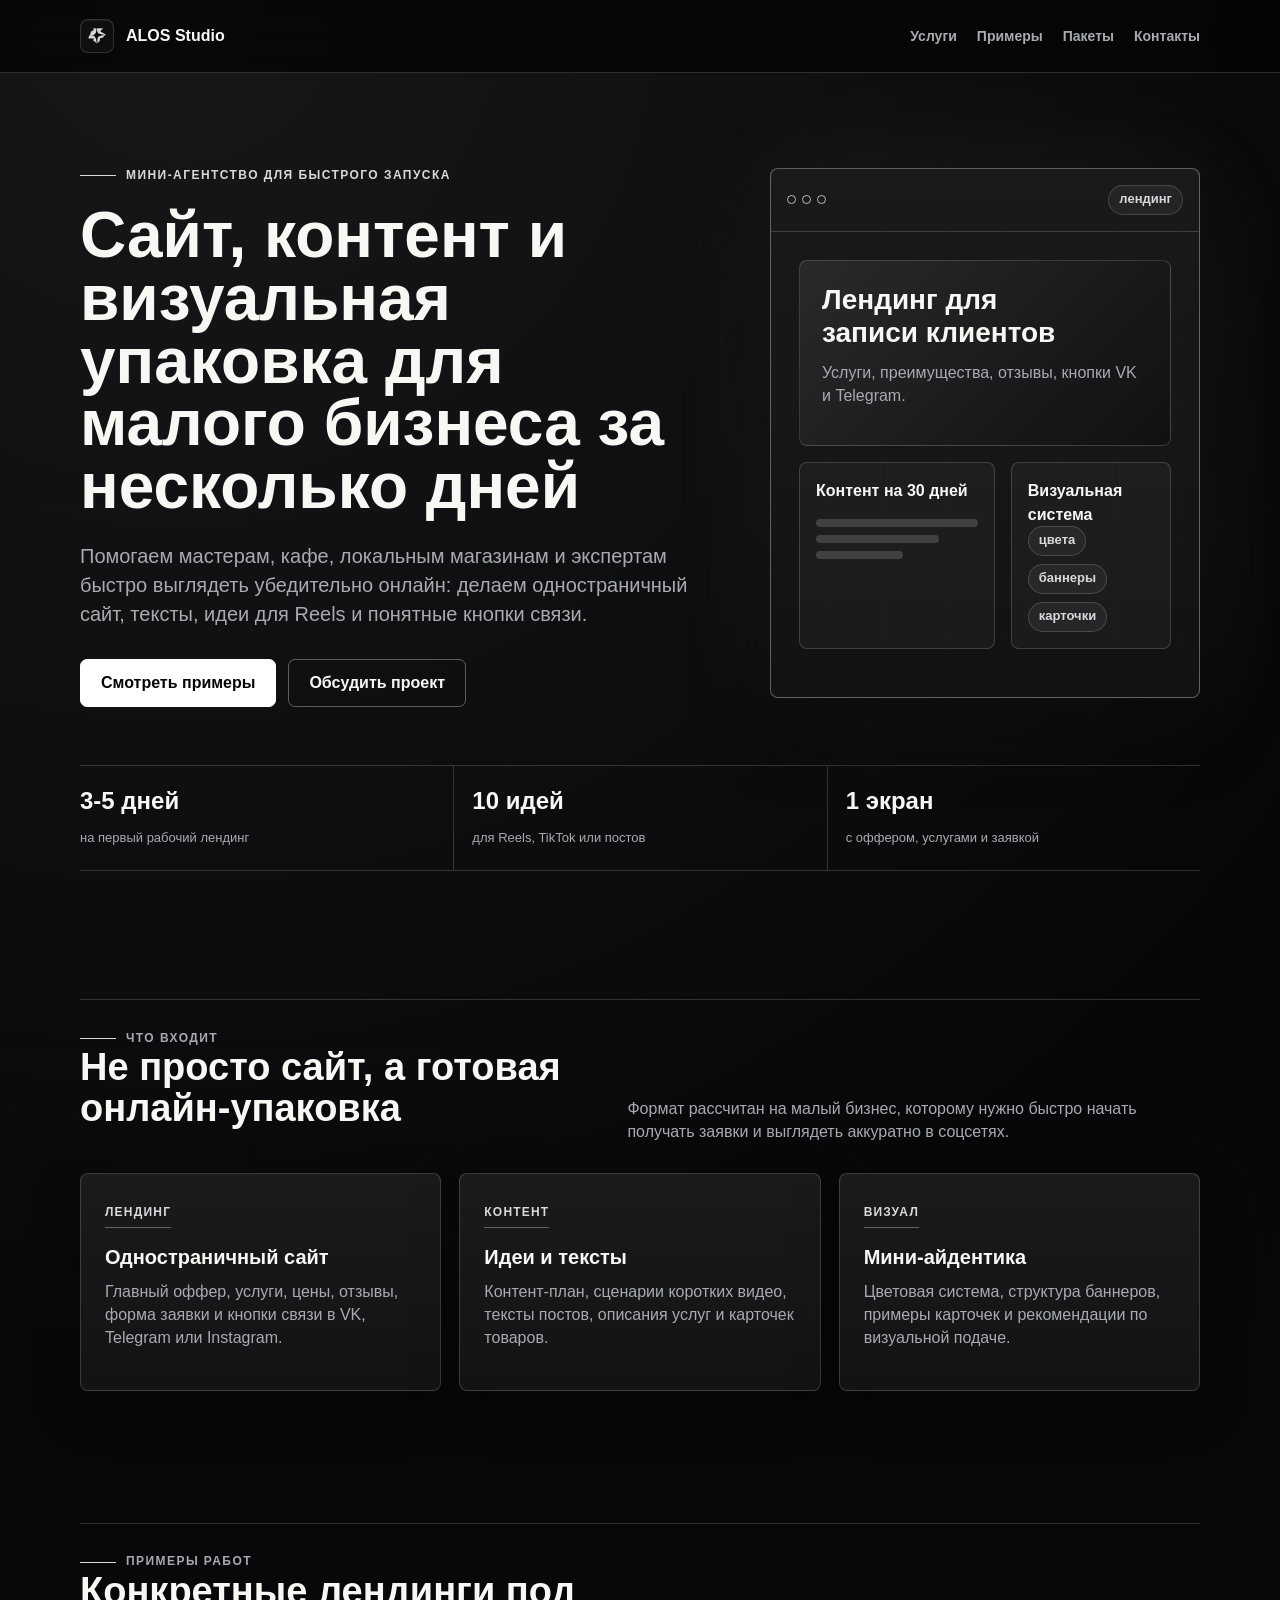
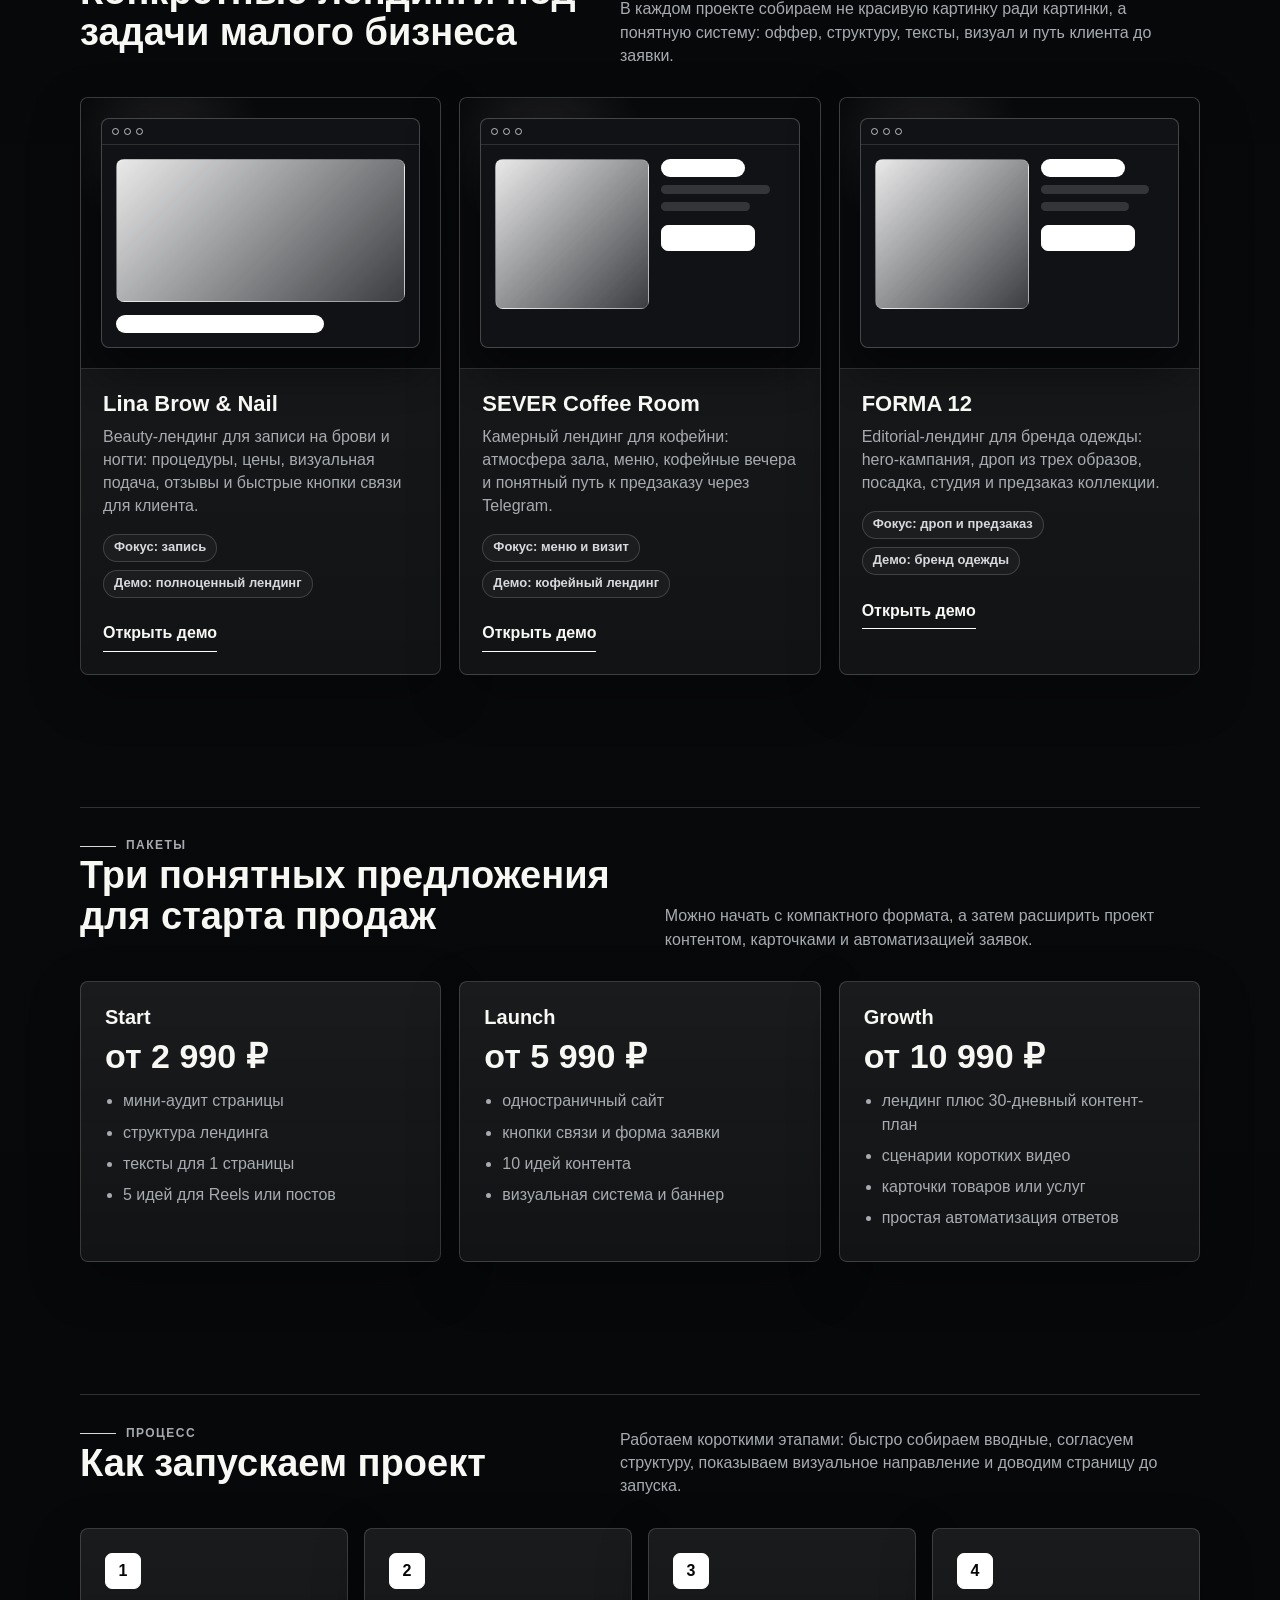
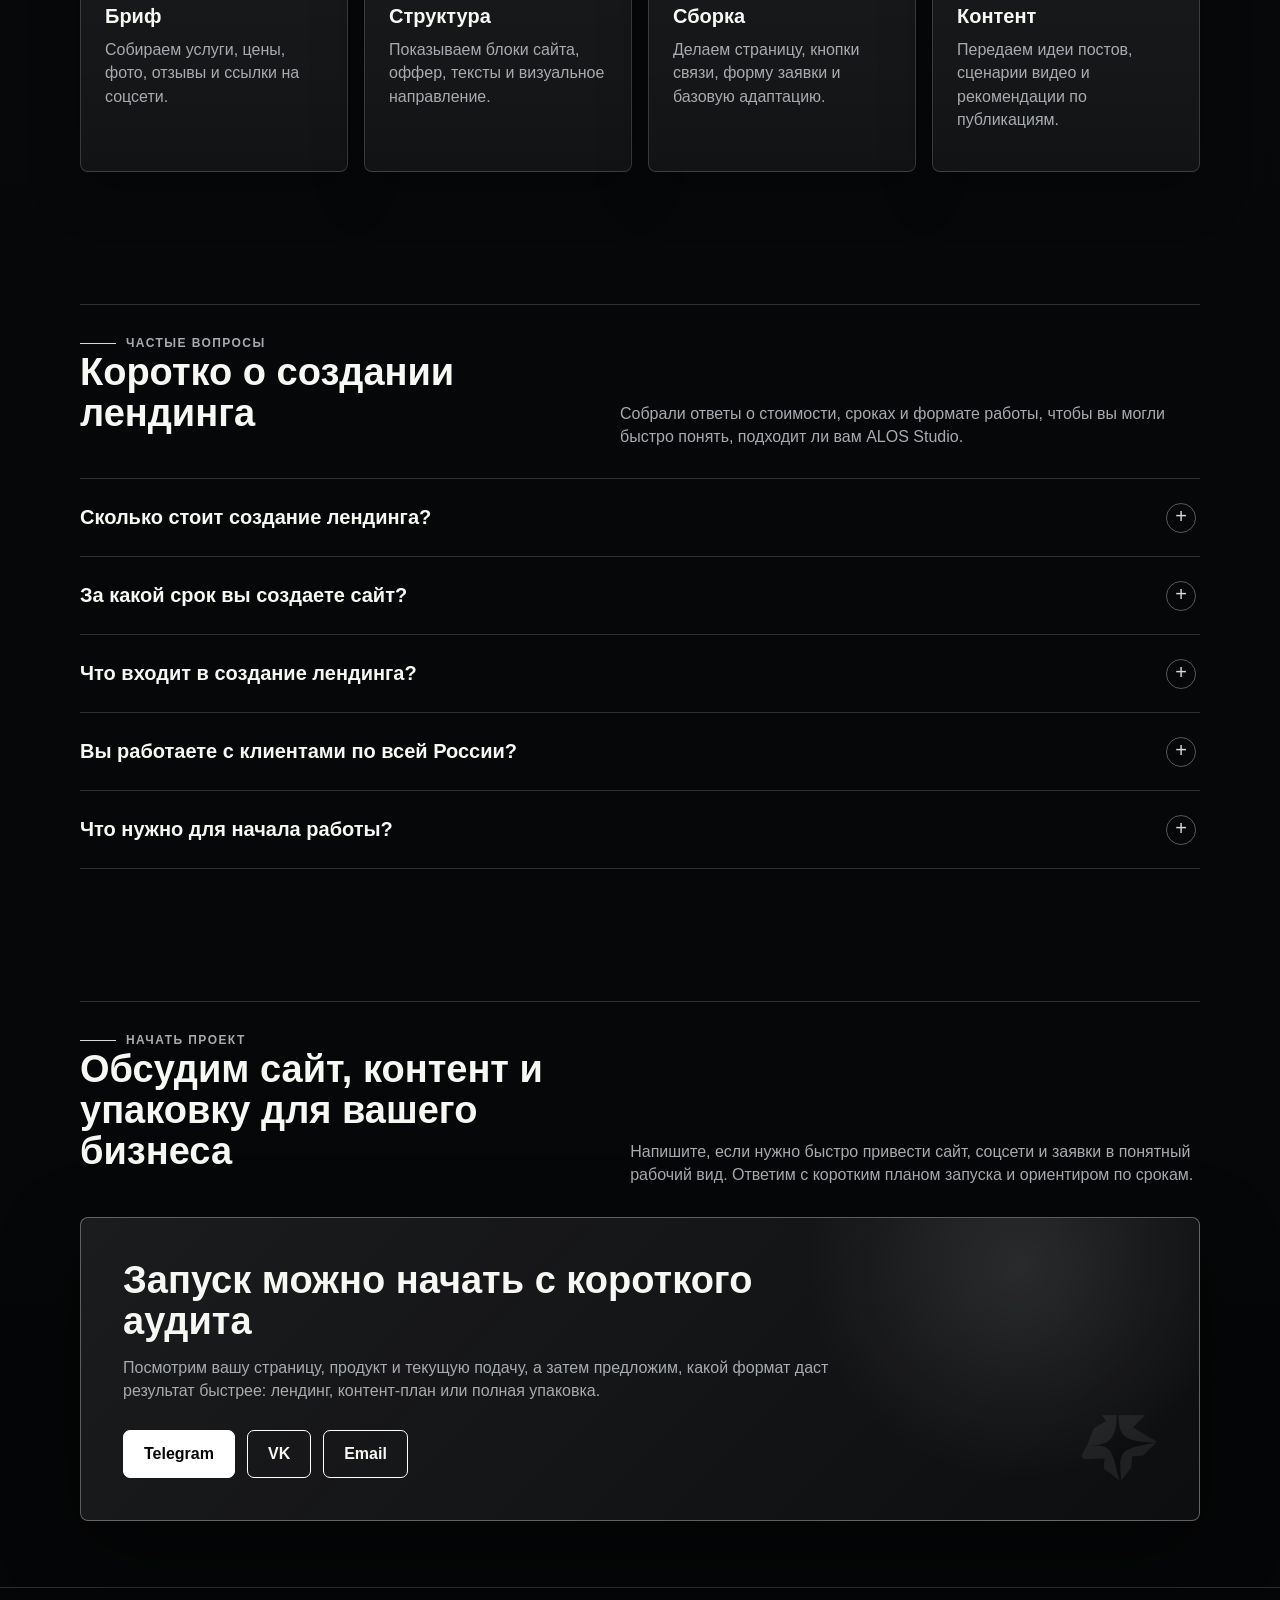
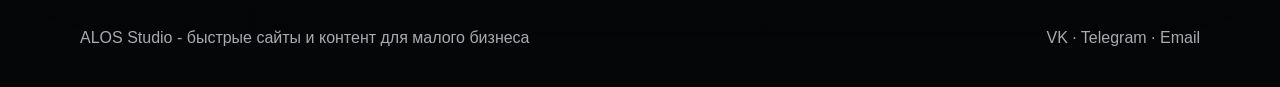
<file: index.html>
<!doctype html>
<html lang="ru">
  <head>
    <meta charset="utf-8">
    <meta name="viewport" content="width=device-width, initial-scale=1">
    <title>Создание лендингов для малого бизнеса | ALOS Studio</title>
    <meta name="description" content="ALOS Studio создает лендинги, тексты и визуальную упаковку для малого бизнеса по всей России. Первый рабочий вариант сайта за 3–5 дней.">
    <meta name="robots" content="index, follow, max-image-preview:large">
    <link rel="canonical" href="https://alosstudio.ru/">
    <link rel="icon" href="/favicon.ico" sizes="any">
    <link rel="icon" type="image/png" sizes="120x120" href="/favicon.png">
    <link rel="icon" type="image/png" sizes="64x64" href="/favicon-64.png">
    <link rel="icon" type="image/png" sizes="192x192" href="vk-assets/alos-favicon-192.png">
    <link rel="apple-touch-icon" sizes="192x192" href="vk-assets/alos-favicon-192.png">

    <meta property="og:type" content="website">
    <meta property="og:locale" content="ru_RU">
    <meta property="og:site_name" content="ALOS Studio">
    <meta property="og:title" content="Создание лендингов для малого бизнеса | ALOS Studio">
    <meta property="og:description" content="Лендинги, контент и визуальная упаковка для малого бизнеса по всей России. Первый рабочий вариант за 3–5 дней.">
    <meta property="og:url" content="https://alosstudio.ru/">
    <meta property="og:image" content="https://alosstudio.ru/vk-assets/alos-vk-cover-1920x768.png">
    <meta property="og:image:width" content="1920">
    <meta property="og:image:height" content="768">
    <meta property="og:image:alt" content="ALOS Studio — сайты и визуальная упаковка для малого бизнеса">

    <meta name="twitter:card" content="summary_large_image">
    <meta name="twitter:title" content="Создание лендингов для малого бизнеса | ALOS Studio">
    <meta name="twitter:description" content="Лендинги, контент и визуальная упаковка для малого бизнеса по всей России.">
    <meta name="twitter:image" content="https://alosstudio.ru/vk-assets/alos-vk-cover-1920x768.png">
    <meta name="theme-color" content="#050607">

    <script type="application/ld+json">
      {
        "@context": "https://schema.org",
        "@graph": [
          {
            "@type": "Organization",
            "@id": "https://alosstudio.ru/#organization",
            "name": "ALOS Studio",
            "url": "https://alosstudio.ru/",
            "logo": "https://alosstudio.ru/vk-assets/alos-logo-refined-512.png",
            "image": "https://alosstudio.ru/vk-assets/alos-vk-cover-1920x768.png",
            "email": "alos_studio91@mail.ru",
            "sameAs": [
              "https://vk.ru/alos_studio",
              "https://t.me/aLoS_91"
            ],
            "areaServed": {
              "@type": "Country",
              "name": "Россия"
            }
          },
          {
            "@type": "WebSite",
            "@id": "https://alosstudio.ru/#website",
            "url": "https://alosstudio.ru/",
            "name": "ALOS Studio",
            "inLanguage": "ru-RU",
            "publisher": {
              "@id": "https://alosstudio.ru/#organization"
            }
          },
          {
            "@type": "Service",
            "@id": "https://alosstudio.ru/#service",
            "name": "Создание лендингов и визуальная упаковка малого бизнеса",
            "serviceType": "Создание одностраничных сайтов, текстов и контента",
            "url": "https://alosstudio.ru/#packages",
            "provider": {
              "@id": "https://alosstudio.ru/#organization"
            },
            "areaServed": {
              "@type": "Country",
              "name": "Россия"
            },
            "offers": [
              {
                "@type": "Offer",
                "name": "Start",
                "price": "2990",
                "priceCurrency": "RUB",
                "url": "https://alosstudio.ru/#packages"
              },
              {
                "@type": "Offer",
                "name": "Launch",
                "price": "5990",
                "priceCurrency": "RUB",
                "url": "https://alosstudio.ru/#packages"
              },
              {
                "@type": "Offer",
                "name": "Growth",
                "price": "10990",
                "priceCurrency": "RUB",
                "url": "https://alosstudio.ru/#packages"
              }
            ]
          },
          {
            "@type": "FAQPage",
            "@id": "https://alosstudio.ru/#faq",
            "mainEntity": [
              {
                "@type": "Question",
                "name": "Сколько стоит создание лендинга?",
                "acceptedAnswer": {
                  "@type": "Answer",
                  "text": "Стоимость работы в ALOS Studio начинается от 2 990 рублей. Итоговая цена зависит от объема страницы, количества материалов и дополнительных задач по контенту."
                }
              },
              {
                "@type": "Question",
                "name": "За какой срок вы создаете сайт?",
                "acceptedAnswer": {
                  "@type": "Answer",
                  "text": "Первый рабочий вариант лендинга обычно подготавливаем за 3–5 дней после получения материалов и согласования структуры."
                }
              },
              {
                "@type": "Question",
                "name": "Что входит в создание лендинга?",
                "acceptedAnswer": {
                  "@type": "Answer",
                  "text": "В проект входят структура страницы, тексты, визуальное оформление, адаптация под мобильные устройства и настройка кнопок связи."
                }
              },
              {
                "@type": "Question",
                "name": "Вы работаете с клиентами по всей России?",
                "acceptedAnswer": {
                  "@type": "Answer",
                  "text": "Да. Команда ALOS Studio работает удаленно с малым бизнесом из любых городов России. Обсуждение, согласование и передача проекта проходят онлайн."
                }
              },
              {
                "@type": "Question",
                "name": "Что нужно для начала работы?",
                "acceptedAnswer": {
                  "@type": "Answer",
                  "text": "Для старта достаточно рассказать о бизнесе, услугах и задаче сайта. Если материалы еще не собраны, начнем с короткого аудита и составим список необходимого."
                }
              }
            ]
          }
        ]
      }
    </script>
    <link rel="stylesheet" href="styles.css">
  </head>
  <body>
    <div class="page">
      <header class="topbar">
        <div class="container nav">
          <a class="brand" href="index.html" aria-label="ALOS Studio">
            <span class="brand-mark"><img src="vk-assets/alos-logo-current.png" alt="" aria-hidden="true"></span>
            <span>ALOS Studio</span>
          </a>
          <nav class="nav-links" aria-label="Основная навигация">
            <a href="#services">Услуги</a>
            <a href="#cases">Примеры</a>
            <a href="#packages">Пакеты</a>
            <a href="#contact">Контакты</a>
          </nav>
        </div>
      </header>

      <main>
        <section class="hero">
          <div class="container hero-grid">
            <div>
              <p class="eyebrow">Мини-агентство для быстрого запуска</p>
              <h1>Сайт, контент и визуальная упаковка для малого бизнеса за несколько дней</h1>
              <p class="lead">
                Помогаем мастерам, кафе, локальным магазинам и экспертам быстро выглядеть убедительно онлайн: делаем одностраничный сайт, тексты, идеи для Reels и понятные кнопки связи.
              </p>
              <div class="actions">
                <a class="button" href="#cases">Смотреть примеры</a>
                <a class="button secondary" href="#contact">Обсудить проект</a>
              </div>
            </div>

            <aside class="hero-panel" aria-label="Пример визуальной упаковки">
              <div class="hero-panel-header">
                <div class="dot-row" aria-hidden="true">
                  <span class="dot"></span>
                  <span class="dot"></span>
                  <span class="dot"></span>
                </div>
                <span class="pill">лендинг</span>
              </div>
              <div class="hero-panel-body">
                <div class="mini-site">
                  <div class="mini-hero">
                    <h3>Лендинг для записи клиентов</h3>
                    <p>Услуги, преимущества, отзывы, кнопки VK и Telegram.</p>
                  </div>
                  <div class="mini-row">
                    <div class="mini-box">
                      <strong>Контент на 30 дней</strong>
                      <div class="mini-lines" aria-hidden="true">
                        <span></span>
                        <span></span>
                        <span></span>
                      </div>
                    </div>
                    <div class="mini-box">
                      <strong>Визуальная система</strong>
                      <div class="pill-row">
                        <span class="pill">цвета</span>
                        <span class="pill">баннеры</span>
                        <span class="pill">карточки</span>
                      </div>
                    </div>
                  </div>
                </div>
              </div>
            </aside>
            <div class="metrics" aria-label="Коротко о формате работы">
              <div class="metric">
                <strong>3-5 дней</strong>
                <span>на первый рабочий лендинг</span>
              </div>
              <div class="metric">
                <strong>10 идей</strong>
                <span>для Reels, TikTok или постов</span>
              </div>
              <div class="metric">
                <strong>1 экран</strong>
                <span>с оффером, услугами и заявкой</span>
              </div>
            </div>
          </div>
        </section>

        <section id="services">
          <div class="container">
            <div class="section-head">
              <div>
                <p class="eyebrow">Что входит</p>
                <h2>Не просто сайт, а готовая онлайн-упаковка</h2>
              </div>
              <p>Формат рассчитан на малый бизнес, которому нужно быстро начать получать заявки и выглядеть аккуратно в соцсетях.</p>
            </div>
            <div class="service-grid">
              <article class="service">
                <span class="service-tag">Лендинг</span>
                <h3>Одностраничный сайт</h3>
                <p>Главный оффер, услуги, цены, отзывы, форма заявки и кнопки связи в VK, Telegram или Instagram.</p>
              </article>
              <article class="service">
                <span class="service-tag">Контент</span>
                <h3>Идеи и тексты</h3>
                <p>Контент-план, сценарии коротких видео, тексты постов, описания услуг и карточек товаров.</p>
              </article>
              <article class="service">
                <span class="service-tag">Визуал</span>
                <h3>Мини-айдентика</h3>
                <p>Цветовая система, структура баннеров, примеры карточек и рекомендации по визуальной подаче.</p>
              </article>
            </div>
          </div>
        </section>

        <section id="cases">
          <div class="container">
            <div class="section-head">
              <div>
                <p class="eyebrow">Примеры работ</p>
                <h2>Конкретные лендинги под задачи малого бизнеса</h2>
              </div>
              <p>В каждом проекте собираем не красивую картинку ради картинки, а понятную систему: оффер, структуру, тексты, визуал и путь клиента до заявки.</p>
            </div>
            <div class="case-grid">
              <article class="case">
                <div class="case-preview beauty">
                  <div class="site-window">
                    <div class="site-window-top" aria-hidden="true"><span></span><span></span><span></span></div>
                    <div class="site-window-body beauty case-wire-preview" aria-label="Превью beauty-кейса Lina Brow & Nail">
                      <div class="visual-plate"></div>
                      <div class="preview-bar" aria-hidden="true"></div>
                    </div>
                  </div>
                </div>
                <div class="case-info">
                  <h3>Lina Brow & Nail</h3>
                  <p>Beauty-лендинг для записи на брови и ногти: процедуры, цены, визуальная подача, отзывы и быстрые кнопки связи для клиента.</p>
                  <div class="case-facts">
                    <span>Фокус: запись</span>
                    <span>Демо: полноценный лендинг</span>
                  </div>
                  <a class="case-link" href="brow-and-nail/index.html">Открыть демо</a>
                </div>
              </article>
              <article class="case">
                <div class="case-preview cafe">
                  <div class="site-window">
                    <div class="site-window-top" aria-hidden="true"><span></span><span></span><span></span></div>
                    <div class="site-window-body cafe">
                      <div class="visual-plate"></div>
                      <div class="preview-copy" aria-hidden="true">
                        <span></span><span></span><span></span><div class="fake-button"></div>
                      </div>
                    </div>
                  </div>
                </div>
                <div class="case-info">
                  <h3>SEVER Coffee Room</h3>
                  <p>Камерный лендинг для кофейни: атмосфера зала, меню, кофейные вечера и понятный путь к предзаказу через Telegram.</p>
                  <div class="case-facts">
                    <span>Фокус: меню и визит</span>
                    <span>Демо: кофейный лендинг</span>
                  </div>
                  <a class="case-link" href="sever-coffee/index.html">Открыть демо</a>
                </div>
              </article>
              <article class="case">
                <div class="case-preview fashion">
                  <div class="site-window">
                    <div class="site-window-top" aria-hidden="true"><span></span><span></span><span></span></div>
                    <div class="site-window-body fashion">
                      <div class="visual-plate"></div>
                      <div class="preview-copy" aria-hidden="true">
                        <span></span><span></span><span></span><div class="fake-button"></div>
                      </div>
                    </div>
                  </div>
                </div>
                <div class="case-info">
                  <h3>FORMA 12</h3>
                  <p>Editorial-лендинг для бренда одежды: hero-кампания, дроп из трех образов, посадка, студия и предзаказ коллекции.</p>
                  <div class="case-facts">
                    <span>Фокус: дроп и предзаказ</span>
                    <span>Демо: бренд одежды</span>
                  </div>
                  <a class="case-link" href="forma-12/index.html">Открыть демо</a>
                </div>
              </article>
            </div>
          </div>
        </section>

        <section id="packages">
          <div class="container">
            <div class="section-head">
              <div>
                <p class="eyebrow">Пакеты</p>
                <h2>Три понятных предложения для старта продаж</h2>
              </div>
              <p>Можно начать с компактного формата, а затем расширить проект контентом, карточками и автоматизацией заявок.</p>
            </div>
            <div class="package-grid">
              <article class="package">
                <h3>Start</h3>
                <strong>от 2 990 ₽</strong>
                <ul>
                  <li>мини-аудит страницы</li>
                  <li>структура лендинга</li>
                  <li>тексты для 1 страницы</li>
                  <li>5 идей для Reels или постов</li>
                </ul>
              </article>
              <article class="package">
                <h3>Launch</h3>
                <strong>от 5 990 ₽</strong>
                <ul>
                  <li>одностраничный сайт</li>
                  <li>кнопки связи и форма заявки</li>
                  <li>10 идей контента</li>
                  <li>визуальная система и баннер</li>
                </ul>
              </article>
              <article class="package">
                <h3>Growth</h3>
                <strong>от 10 990 ₽</strong>
                <ul>
                  <li>лендинг плюс 30-дневный контент-план</li>
                  <li>сценарии коротких видео</li>
                  <li>карточки товаров или услуг</li>
                  <li>простая автоматизация ответов</li>
                </ul>
              </article>
            </div>
          </div>
        </section>

        <section>
          <div class="container">
            <div class="section-head">
              <div>
                <p class="eyebrow">Процесс</p>
                <h2>Как запускаем проект</h2>
              </div>
              <p>Работаем короткими этапами: быстро собираем вводные, согласуем структуру, показываем визуальное направление и доводим страницу до запуска.</p>
            </div>
            <div class="workflow">
              <article class="step">
                <span class="step-num">1</span>
                <h3>Бриф</h3>
                <p>Собираем услуги, цены, фото, отзывы и ссылки на соцсети.</p>
              </article>
              <article class="step">
                <span class="step-num">2</span>
                <h3>Структура</h3>
                <p>Показываем блоки сайта, оффер, тексты и визуальное направление.</p>
              </article>
              <article class="step">
                <span class="step-num">3</span>
                <h3>Сборка</h3>
                <p>Делаем страницу, кнопки связи, форму заявки и базовую адаптацию.</p>
              </article>
              <article class="step">
                <span class="step-num">4</span>
                <h3>Контент</h3>
                <p>Передаем идеи постов, сценарии видео и рекомендации по публикациям.</p>
              </article>
            </div>
          </div>
        </section>

        <section id="faq">
          <div class="container">
            <div class="section-head">
              <div>
                <p class="eyebrow">Частые вопросы</p>
                <h2>Коротко о создании лендинга</h2>
              </div>
              <p>Собрали ответы о стоимости, сроках и формате работы, чтобы вы могли быстро понять, подходит ли вам ALOS Studio.</p>
            </div>
            <div class="faq-list">
              <details class="faq-item">
                <summary>Сколько стоит создание лендинга?</summary>
                <p>Стоимость работы в ALOS Studio начинается от 2 990 ₽. Итоговая цена зависит от объема страницы, количества материалов и дополнительных задач по контенту.</p>
              </details>
              <details class="faq-item">
                <summary>За какой срок вы создаете сайт?</summary>
                <p>Первый рабочий вариант лендинга обычно подготавливаем за 3–5 дней после получения материалов и согласования структуры.</p>
              </details>
              <details class="faq-item">
                <summary>Что входит в создание лендинга?</summary>
                <p>В проект входят структура страницы, тексты, визуальное оформление, адаптация под мобильные устройства и настройка кнопок связи.</p>
              </details>
              <details class="faq-item">
                <summary>Вы работаете с клиентами по всей России?</summary>
                <p>Да. Команда ALOS Studio работает удаленно с малым бизнесом из любых городов России. Обсуждение, согласование и передача проекта проходят онлайн.</p>
              </details>
              <details class="faq-item">
                <summary>Что нужно для начала работы?</summary>
                <p>Для старта достаточно рассказать о бизнесе, услугах и задаче сайта. Если материалы еще не собраны, начнем с короткого аудита и составим список необходимого.</p>
              </details>
            </div>
          </div>
        </section>

        <section id="contact">
          <div class="container">
            <div class="section-head">
              <div>
                <p class="eyebrow">Начать проект</p>
                <h2>Обсудим сайт, контент и упаковку для вашего бизнеса</h2>
              </div>
              <p>Напишите, если нужно быстро привести сайт, соцсети и заявки в понятный рабочий вид. Ответим с коротким планом запуска и ориентиром по срокам.</p>
            </div>
            <div class="contact-strip">
              <img class="contact-logo" src="vk-assets/alos-logo-current.png" alt="" aria-hidden="true">
              <h2>Запуск можно начать с короткого аудита</h2>
              <p>Посмотрим вашу страницу, продукт и текущую подачу, а затем предложим, какой формат даст результат быстрее: лендинг, контент-план или полная упаковка.</p>
              <div class="actions">
                <a class="button" href="https://t.me/aLoS_91" target="_blank" rel="noopener">Telegram</a>
                <a class="button secondary" href="https://vk.ru/alos_studio" target="_blank" rel="noopener">VK</a>
                <a class="button secondary" href="https://e.mail.ru/compose/?mailto=mailto%3Aalos_studio91%40mail.ru" target="_blank" rel="noopener">Email</a>
              </div>
            </div>
          </div>
        </section>
      </main>

      <footer class="footer">
        <div class="container">
          <span>ALOS Studio - быстрые сайты и контент для малого бизнеса</span>
          <span>VK · Telegram · Email</span>
        </div>
      </footer>
    </div>
  </body>
</html>
</file>
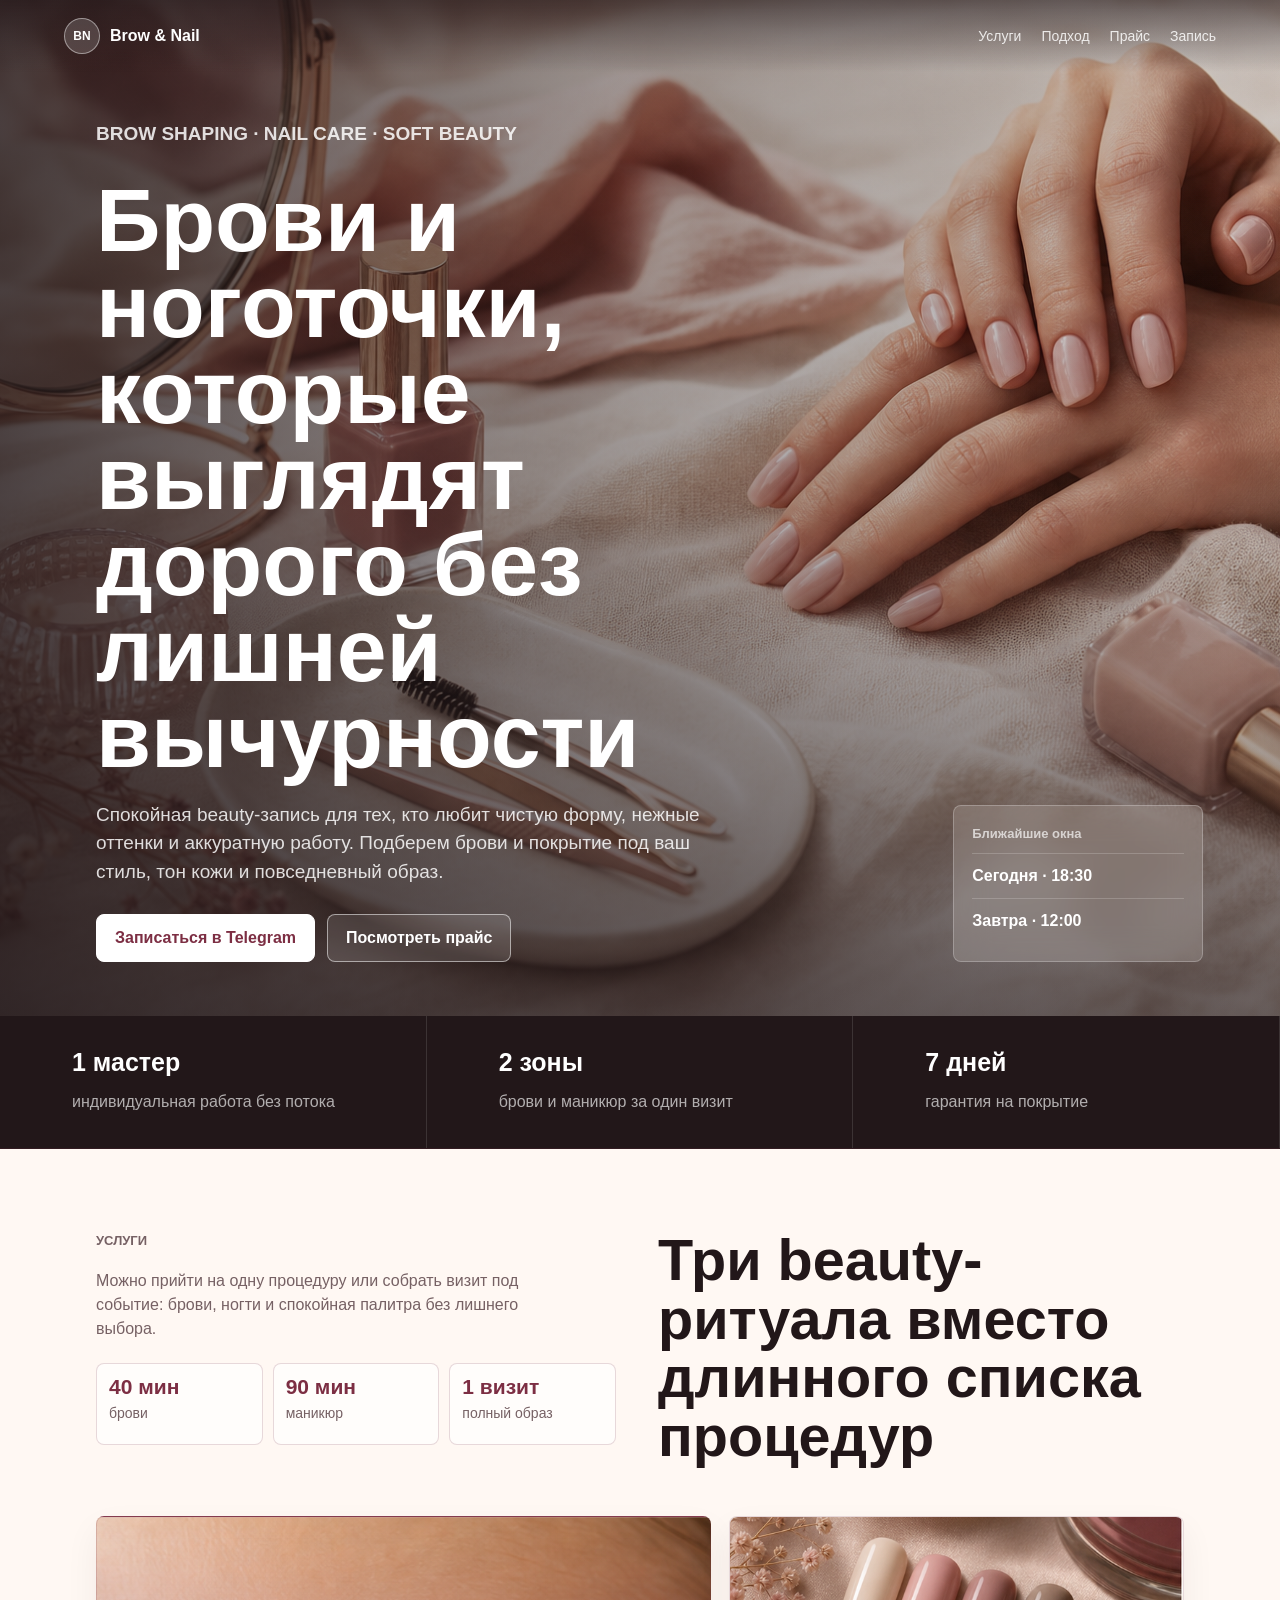
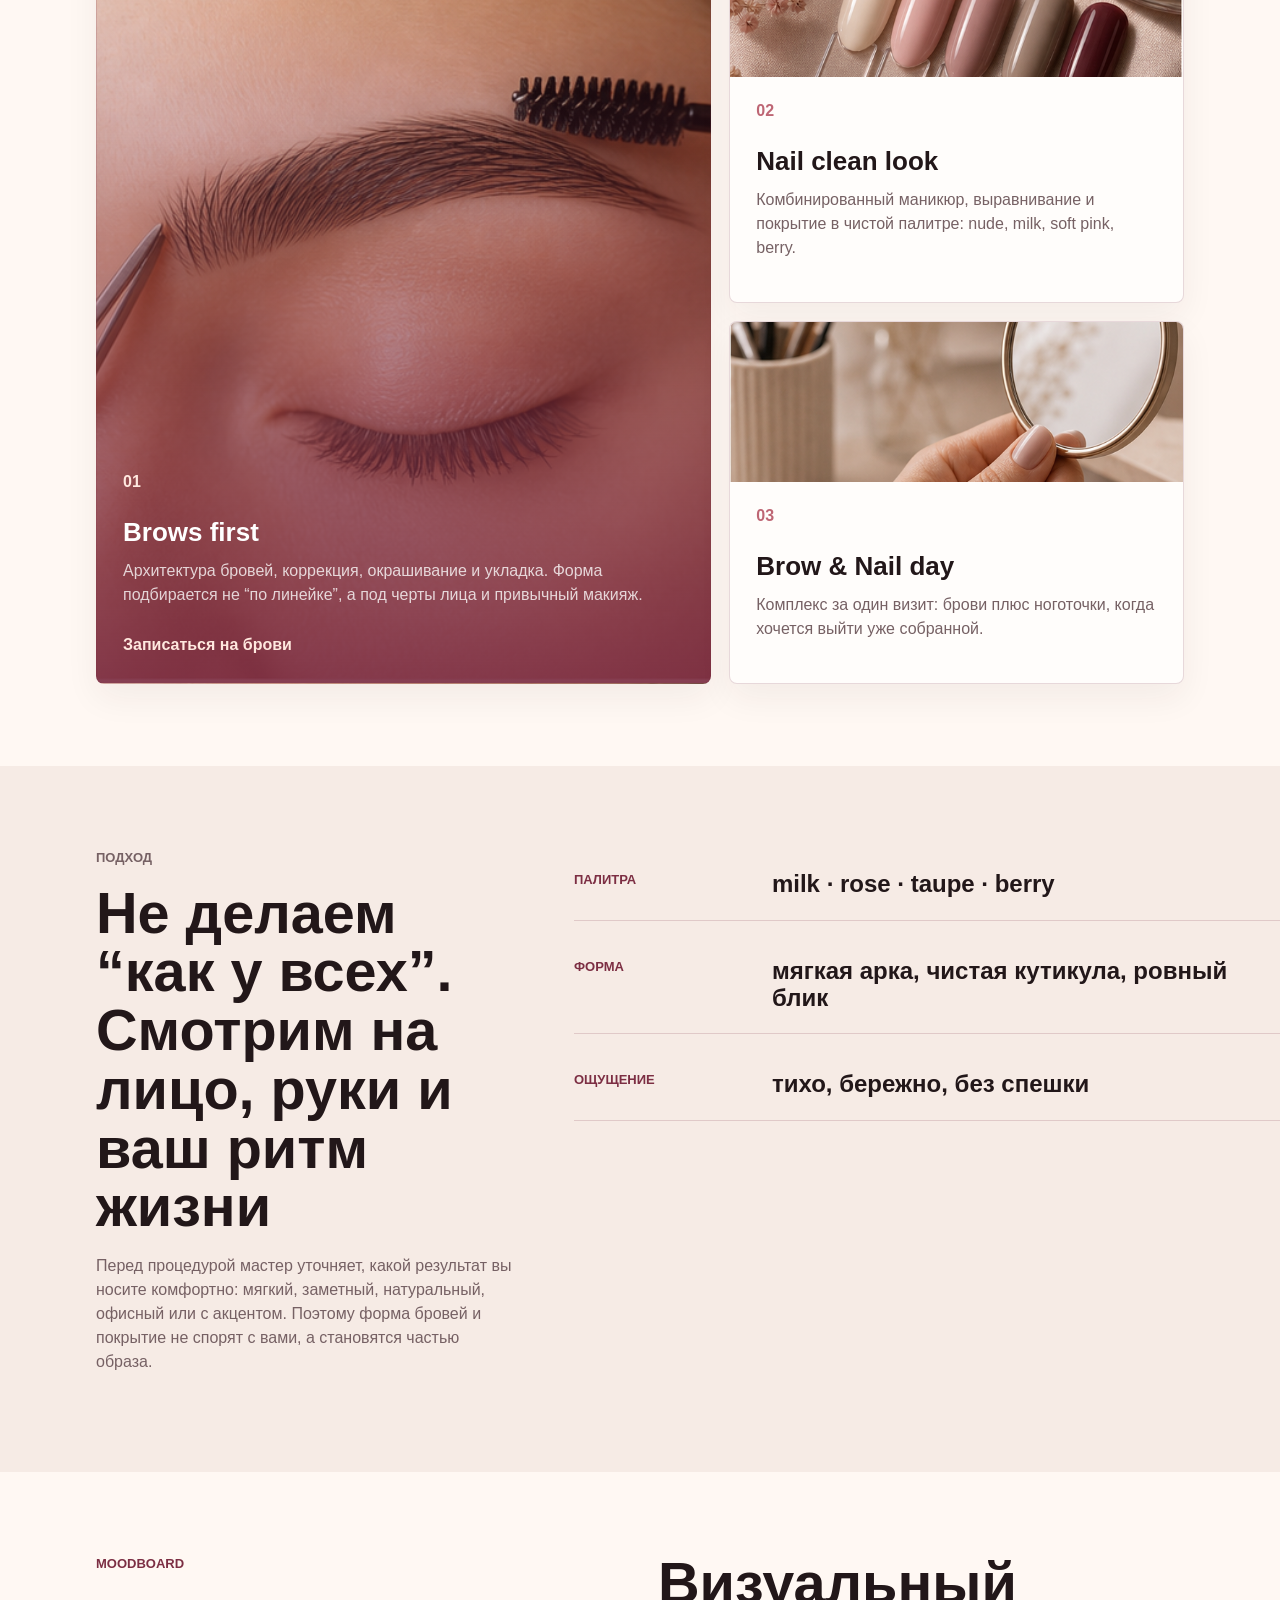
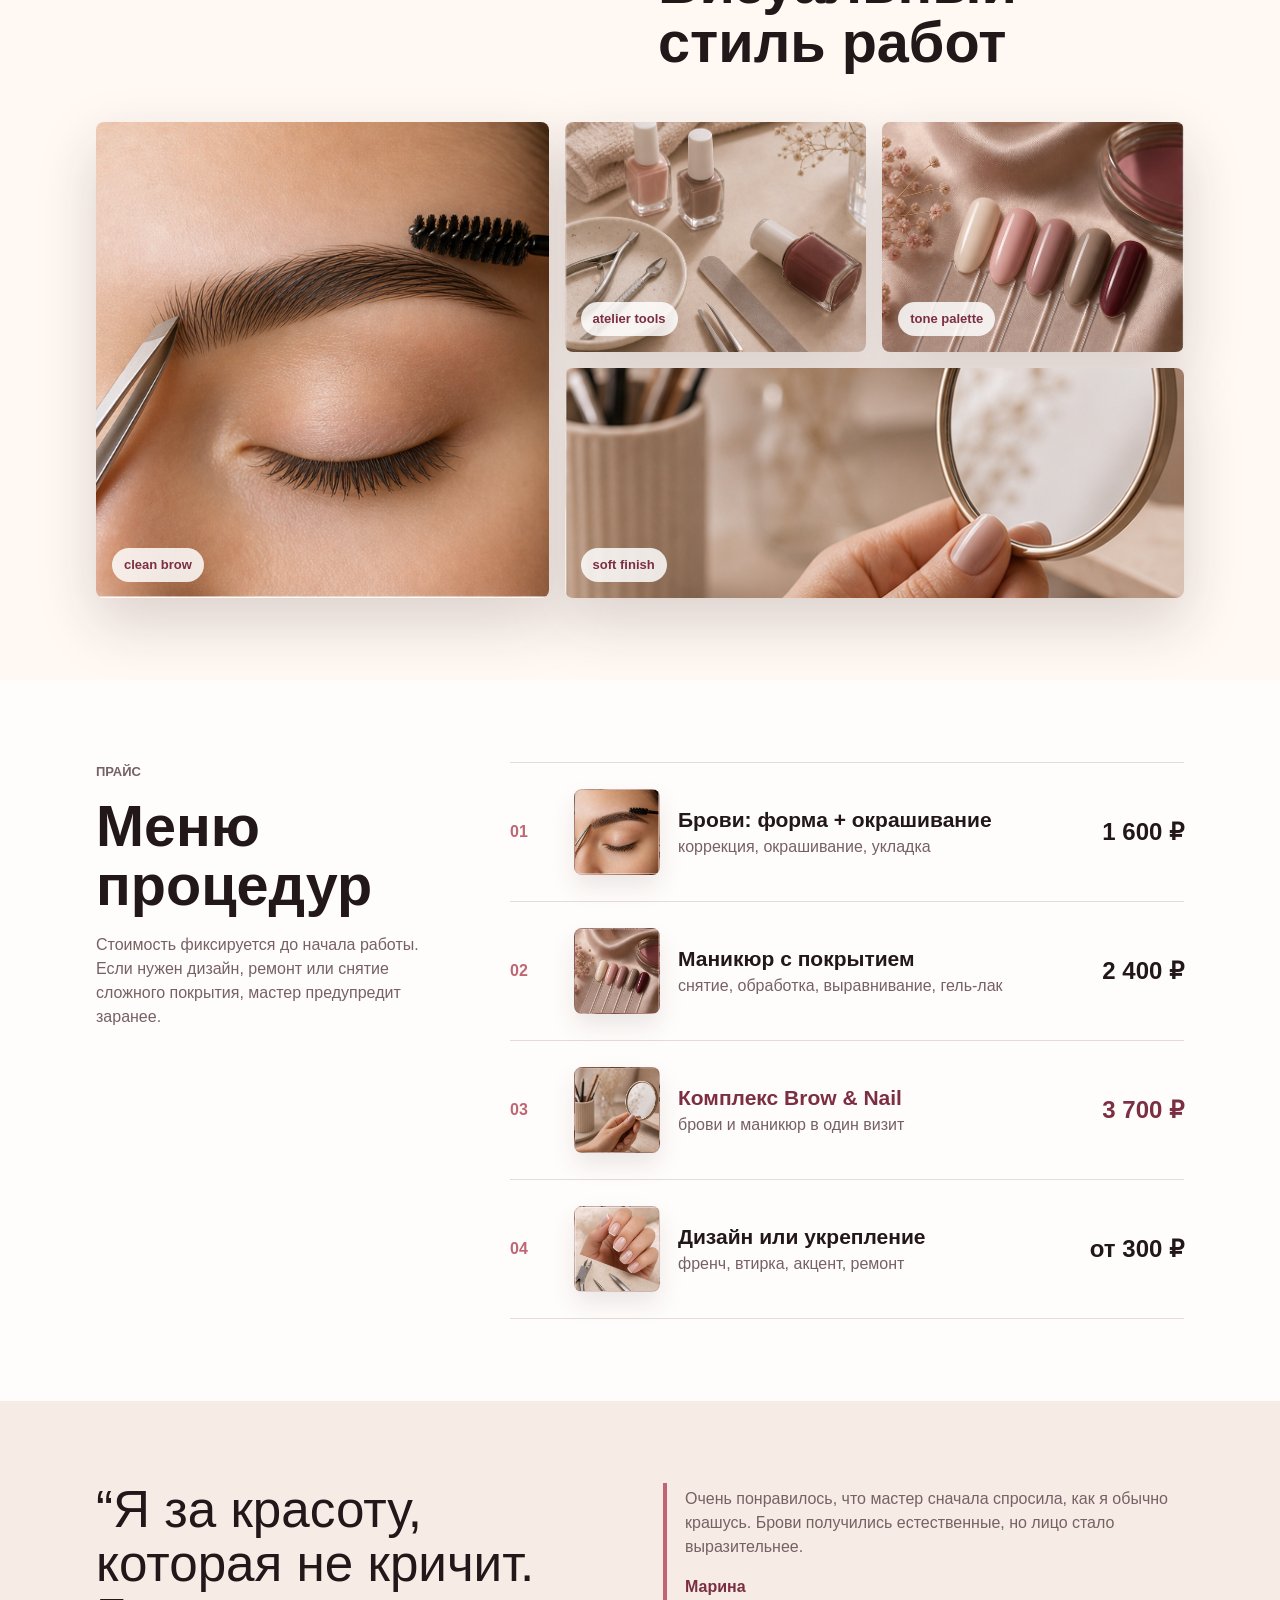
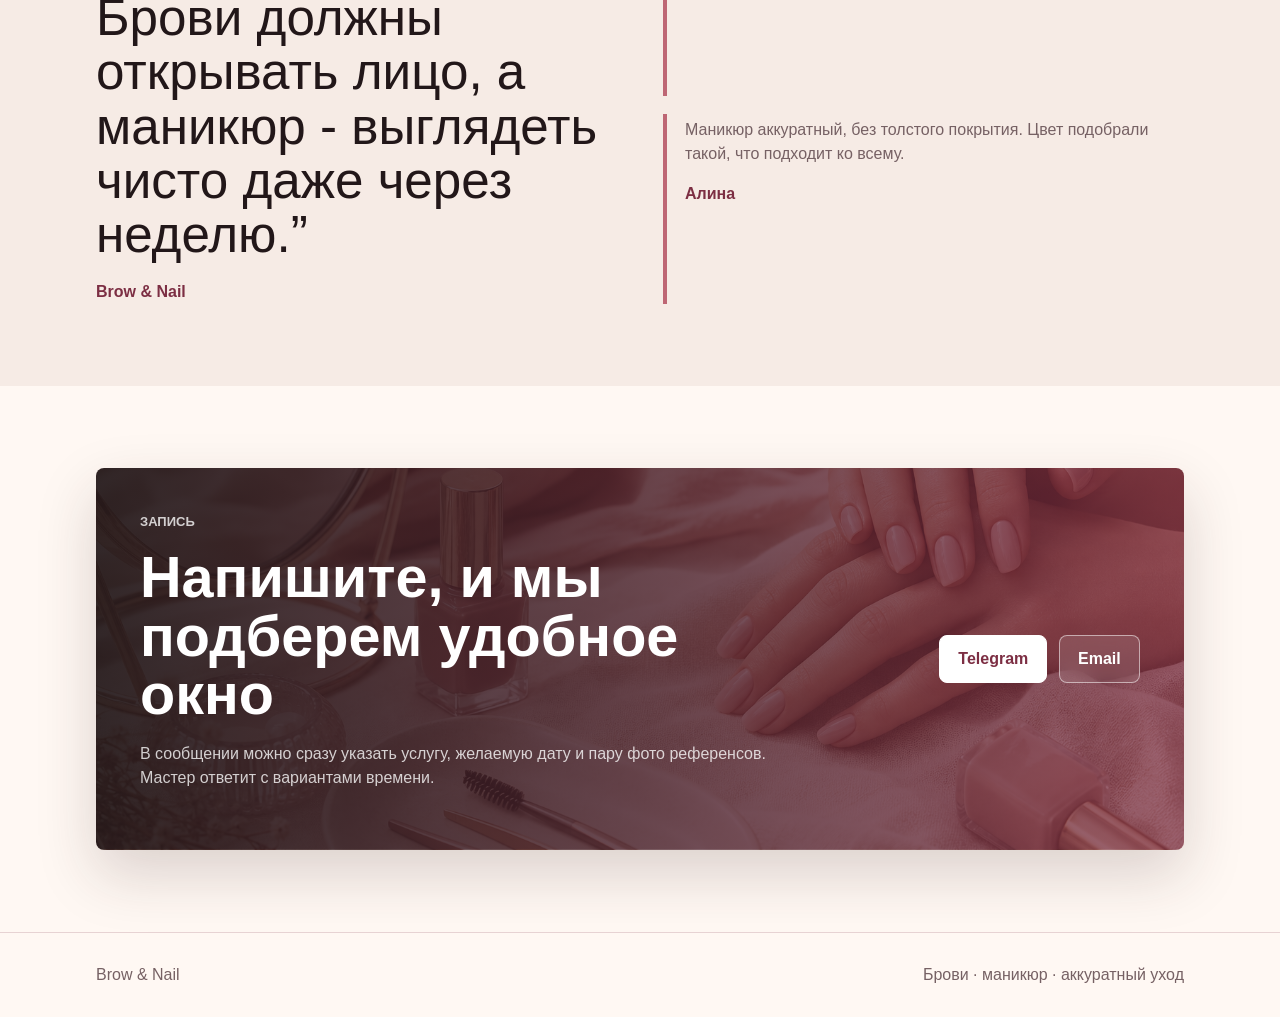
<file: brow-and-nail/index.html>
<!doctype html>
<html lang="ru">
  <head>
    <meta charset="utf-8">
    <meta name="viewport" content="width=device-width, initial-scale=1">
    <meta name="robots" content="noindex, follow">
    <title>Brow & Nail - брови и маникюр</title>
    <link rel="stylesheet" href="styles.css">
  </head>
  <body>
    <header class="topbar">
      <a class="brand" href="#top" aria-label="Brow and Nail">
        <span>BN</span>
        <strong>Brow & Nail</strong>
      </a>
      <nav class="nav-links" aria-label="Навигация">
        <a href="#rituals">Услуги</a>
        <a href="#atelier">Подход</a>
        <a href="#menu">Прайс</a>
        <a href="#booking">Запись</a>
      </nav>
    </header>

    <main id="top">
      <section class="hero">
        <div class="hero-shade"></div>
        <div class="hero-content">
          <p class="kicker">Brow shaping · nail care · soft beauty</p>
          <h1>Брови и ноготочки, которые выглядят дорого без лишней вычурности</h1>
          <p>
            Спокойная beauty-запись для тех, кто любит чистую форму, нежные оттенки и аккуратную работу. Подберем брови и покрытие под ваш стиль, тон кожи и повседневный образ.
          </p>
          <div class="hero-actions">
            <a class="button light" href="https://t.me/aLoS_91" target="_blank" rel="noopener">Записаться в Telegram</a>
            <a class="button glass" href="#menu">Посмотреть прайс</a>
          </div>
        </div>
        <div class="hero-status" aria-label="Свободные окна">
          <span>Ближайшие окна</span>
          <strong>Сегодня · 18:30</strong>
          <strong>Завтра · 12:00</strong>
        </div>
      </section>

      <section class="intro-strip" aria-label="Ключевые преимущества">
        <div>
          <strong>1 мастер</strong>
          <span>индивидуальная работа без потока</span>
        </div>
        <div>
          <strong>2 зоны</strong>
          <span>брови и маникюр за один визит</span>
        </div>
        <div>
          <strong>7 дней</strong>
          <span>гарантия на покрытие</span>
        </div>
      </section>

      <section id="rituals" class="section rituals">
        <div class="section-title ritual-head">
          <div class="section-note">
            <p class="eyebrow">Услуги</p>
            <p>Можно прийти на одну процедуру или собрать визит под событие: брови, ногти и спокойная палитра без лишнего выбора.</p>
            <div class="ritual-points" aria-label="Форматы записи">
              <span><strong>40 мин</strong> брови</span>
              <span><strong>90 мин</strong> маникюр</span>
              <span><strong>1 визит</strong> полный образ</span>
            </div>
          </div>
          <h2>Три beauty-ритуала вместо длинного списка процедур</h2>
        </div>

        <div class="ritual-grid">
          <article class="ritual big ritual-brows">
            <span class="number">01</span>
            <h3>Brows first</h3>
            <p>Архитектура бровей, коррекция, окрашивание и укладка. Форма подбирается не “по линейке”, а под черты лица и привычный макияж.</p>
            <a href="#booking">Записаться на брови</a>
          </article>
          <article class="ritual ritual-nails">
            <span class="number">02</span>
            <h3>Nail clean look</h3>
            <p>Комбинированный маникюр, выравнивание и покрытие в чистой палитре: nude, milk, soft pink, berry.</p>
          </article>
          <article class="ritual ritual-combo">
            <span class="number">03</span>
            <h3>Brow & Nail day</h3>
            <p>Комплекс за один визит: брови плюс ноготочки, когда хочется выйти уже собранной.</p>
          </article>
        </div>
      </section>

      <section id="atelier" class="section atelier">
        <div class="atelier-copy">
          <p class="eyebrow">Подход</p>
          <h2>Не делаем “как у всех”. Смотрим на лицо, руки и ваш ритм жизни</h2>
          <p>
            Перед процедурой мастер уточняет, какой результат вы носите комфортно: мягкий, заметный, натуральный, офисный или с акцентом. Поэтому форма бровей и покрытие не спорят с вами, а становятся частью образа.
          </p>
        </div>
        <div class="atelier-board">
          <div class="board-item">
            <span>палитра</span>
            <strong>milk · rose · taupe · berry</strong>
          </div>
          <div class="board-item">
            <span>форма</span>
            <strong>мягкая арка, чистая кутикула, ровный блик</strong>
          </div>
          <div class="board-item">
            <span>ощущение</span>
            <strong>тихо, бережно, без спешки</strong>
          </div>
        </div>
      </section>

      <section class="section portfolio">
        <div class="section-title">
          <p class="eyebrow">Moodboard</p>
          <h2>Визуальный стиль работ</h2>
        </div>
        <div class="mood-grid">
          <div class="mood mood-one">
            <span>clean brow</span>
          </div>
          <div class="mood mood-two">
            <span>atelier tools</span>
          </div>
          <div class="mood mood-three">
            <span>tone palette</span>
          </div>
          <div class="mood mood-four">
            <span>soft finish</span>
          </div>
        </div>
      </section>

      <section id="menu" class="section menu-section">
        <div class="menu-heading">
          <p class="eyebrow">Прайс</p>
          <h2>Меню процедур</h2>
          <p>Стоимость фиксируется до начала работы. Если нужен дизайн, ремонт или снятие сложного покрытия, мастер предупредит заранее.</p>
        </div>

        <div class="price-menu">
          <div class="price-line">
            <span>01</span>
            <div class="procedure-thumb thumb-brows" aria-hidden="true"></div>
            <div>
              <strong>Брови: форма + окрашивание</strong>
              <p>коррекция, окрашивание, укладка</p>
            </div>
            <b>1 600 ₽</b>
          </div>
          <div class="price-line">
            <span>02</span>
            <div class="procedure-thumb thumb-nails" aria-hidden="true"></div>
            <div>
              <strong>Маникюр с покрытием</strong>
              <p>снятие, обработка, выравнивание, гель-лак</p>
            </div>
            <b>2 400 ₽</b>
          </div>
          <div class="price-line featured">
            <span>03</span>
            <div class="procedure-thumb thumb-combo" aria-hidden="true"></div>
            <div>
              <strong>Комплекс Brow & Nail</strong>
              <p>брови и маникюр в один визит</p>
            </div>
            <b>3 700 ₽</b>
          </div>
          <div class="price-line">
            <span>04</span>
            <div class="procedure-thumb thumb-design" aria-hidden="true"></div>
            <div>
              <strong>Дизайн или укрепление</strong>
              <p>френч, втирка, акцент, ремонт</p>
            </div>
            <b>от 300 ₽</b>
          </div>
        </div>
      </section>

      <section class="section reviews">
        <div class="quote">
          <p>“Я за красоту, которая не кричит. Брови должны открывать лицо, а маникюр - выглядеть чисто даже через неделю.”</p>
          <span>Brow & Nail</span>
        </div>
        <div class="review-list">
          <article>
            <p>Очень понравилось, что мастер сначала спросила, как я обычно крашусь. Брови получились естественные, но лицо стало выразительнее.</p>
            <strong>Марина</strong>
          </article>
          <article>
            <p>Маникюр аккуратный, без толстого покрытия. Цвет подобрали такой, что подходит ко всему.</p>
            <strong>Алина</strong>
          </article>
        </div>
      </section>

      <section id="booking" class="booking">
        <div>
          <p class="eyebrow">Запись</p>
          <h2>Напишите, и мы подберем удобное окно</h2>
          <p>В сообщении можно сразу указать услугу, желаемую дату и пару фото референсов. Мастер ответит с вариантами времени.</p>
        </div>
        <div class="booking-actions">
          <a class="button light" href="https://t.me/aLoS_91" target="_blank" rel="noopener">Telegram</a>
          <a class="button glass" href="mailto:hello@browandnail.studio">Email</a>
        </div>
      </section>
    </main>

    <footer class="footer">
      <span>Brow & Nail</span>
      <span>Брови · маникюр · аккуратный уход</span>
    </footer>
  </body>
</html>
</file>
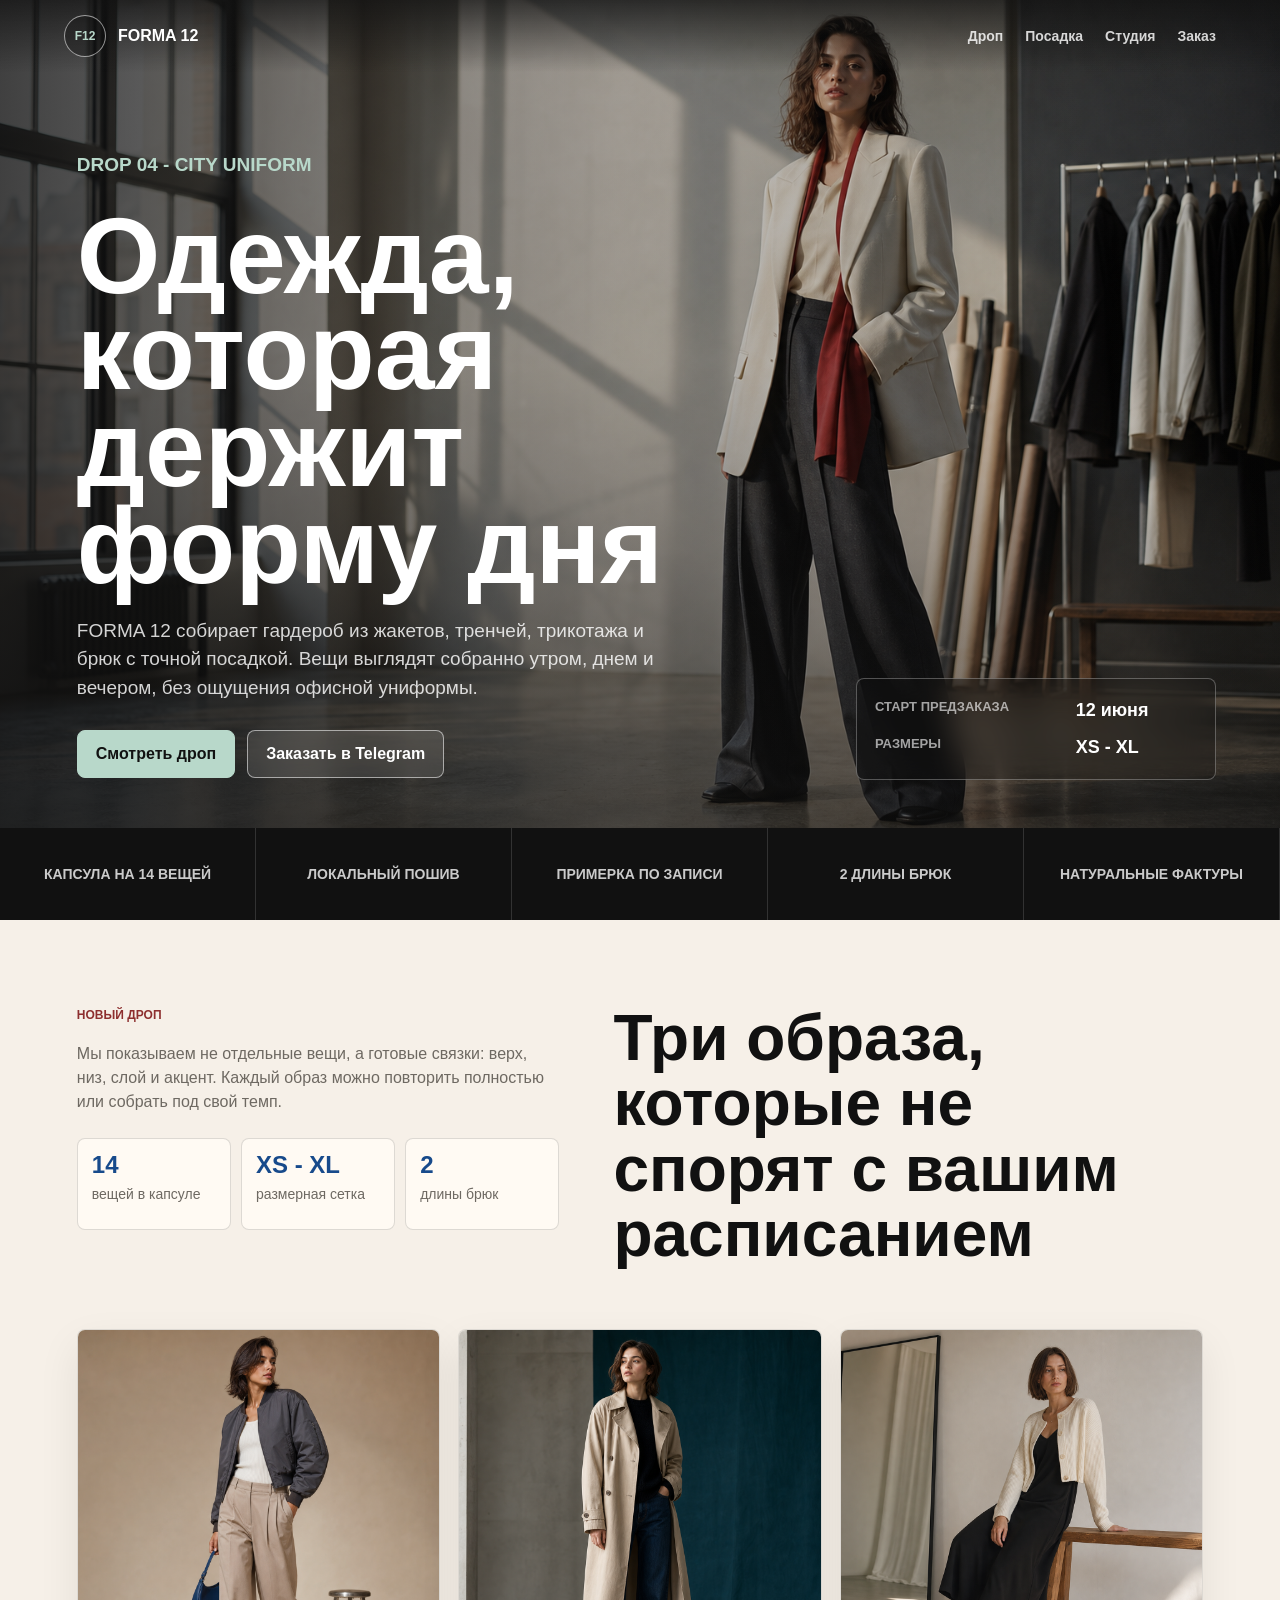
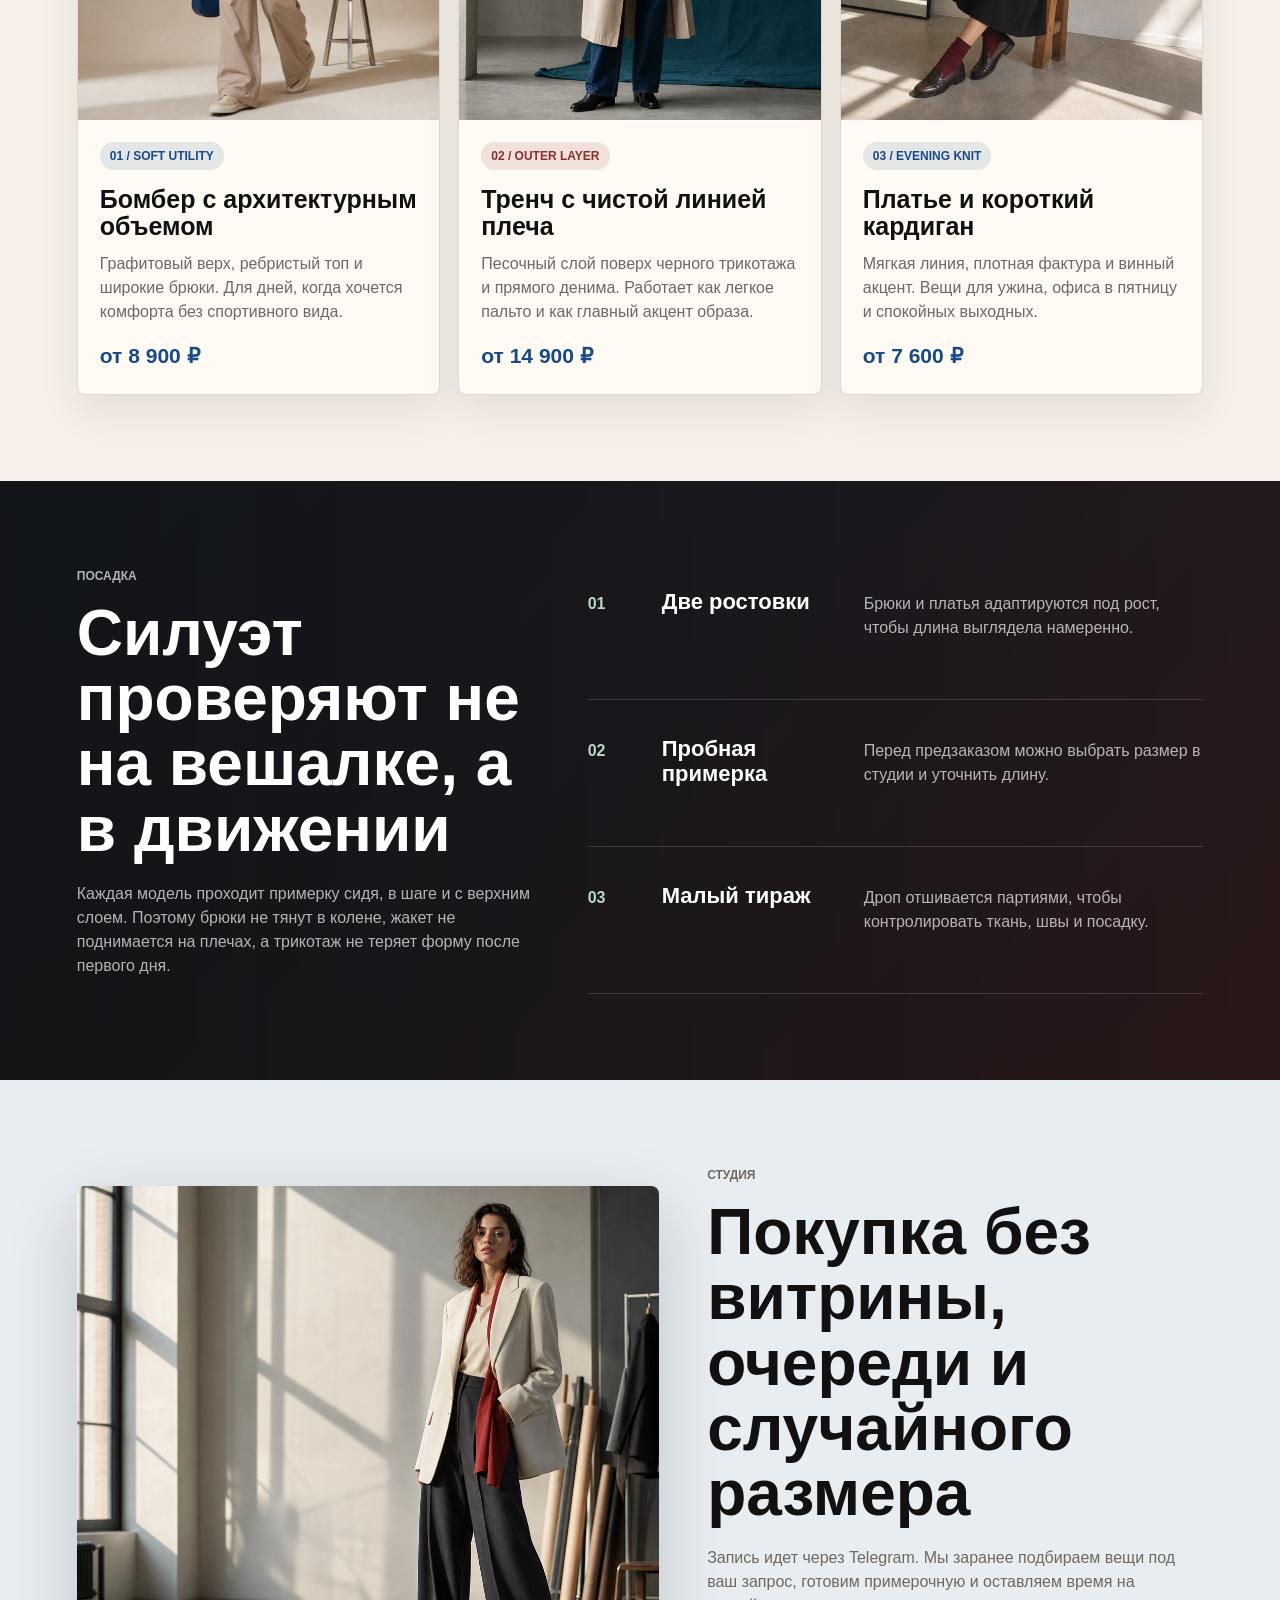
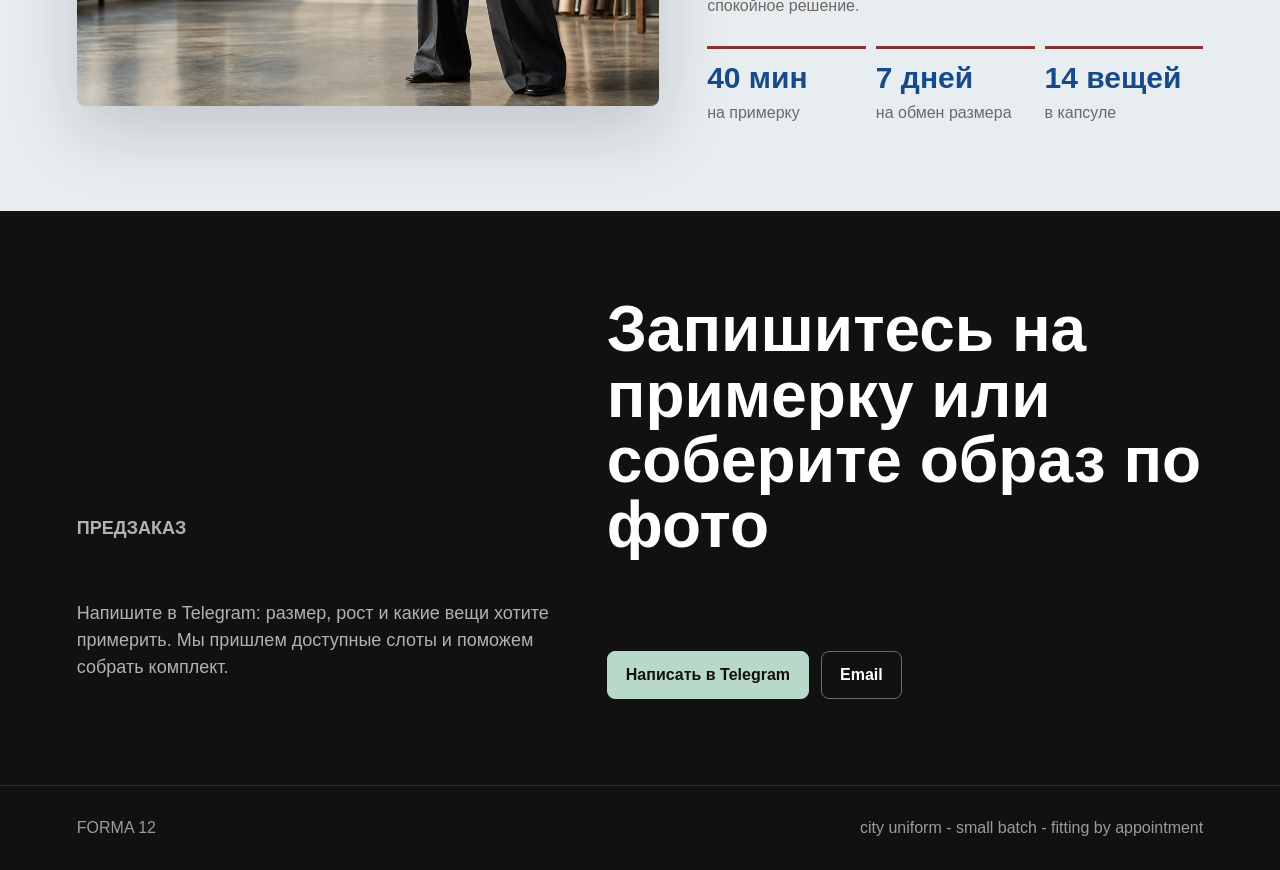
<file: forma-12/index.html>
<!doctype html>
<html lang="ru">
  <head>
    <meta charset="utf-8">
    <meta name="viewport" content="width=device-width, initial-scale=1">
    <meta name="robots" content="noindex, follow">
    <title>FORMA 12 - локальный бренд одежды</title>
    <link rel="stylesheet" href="styles.css">
  </head>
  <body>
    <header class="topbar">
      <a class="brand" href="#top" aria-label="FORMA 12">
        <span>F12</span>
        <strong>FORMA 12</strong>
      </a>
      <nav class="nav" aria-label="Навигация">
        <a href="#drop">Дроп</a>
        <a href="#fit">Посадка</a>
        <a href="#studio">Студия</a>
        <a href="#order">Заказ</a>
      </nav>
    </header>

    <main id="top">
      <section class="hero" aria-label="Новая коллекция FORMA 12">
        <div class="hero-shade"></div>
        <div class="hero-copy">
          <p class="eyebrow">Drop 04 - city uniform</p>
          <h1>Одежда, которая держит форму дня</h1>
          <p>
            FORMA 12 собирает гардероб из жакетов, тренчей, трикотажа и брюк с точной посадкой. Вещи выглядят собранно утром, днем и вечером, без ощущения офисной униформы.
          </p>
          <div class="hero-actions">
            <a class="button primary" href="#drop">Смотреть дроп</a>
            <a class="button glass" href="https://t.me/aLoS_91" target="_blank" rel="noopener">Заказать в Telegram</a>
          </div>
        </div>
        <div class="hero-note" aria-label="Информация о дропе">
          <span>Старт предзаказа</span>
          <strong>12 июня</strong>
          <span>Размеры</span>
          <strong>XS - XL</strong>
        </div>
      </section>

      <section class="ticker" aria-label="Особенности бренда">
        <span>капсула на 14 вещей</span>
        <span>локальный пошив</span>
        <span>примерка по записи</span>
        <span>2 длины брюк</span>
        <span>натуральные фактуры</span>
      </section>

      <section id="drop" class="drop-section">
        <div class="section-head drop-head">
          <div class="section-note">
            <p class="eyebrow">Новый дроп</p>
            <p>
              Мы показываем не отдельные вещи, а готовые связки: верх, низ, слой и акцент. Каждый образ можно повторить полностью или собрать под свой темп.
            </p>
            <div class="drop-badges" aria-label="Параметры дропа">
              <span><strong>14</strong> вещей в капсуле</span>
              <span><strong>XS - XL</strong> размерная сетка</span>
              <span><strong>2</strong> длины брюк</span>
            </div>
          </div>
          <h2>Три образа, которые не спорят с вашим расписанием</h2>
        </div>

        <div class="look-grid">
          <article class="look-card">
            <img src="assets/look-bomber.png" alt="Графитовый бомбер FORMA 12 с широкими брюками">
            <div class="look-copy">
              <span>01 / soft utility</span>
              <h3>Бомбер с архитектурным объемом</h3>
              <p>Графитовый верх, ребристый топ и широкие брюки. Для дней, когда хочется комфорта без спортивного вида.</p>
              <strong>от 8 900 ₽</strong>
            </div>
          </article>
          <article class="look-card accent">
            <img src="assets/look-trench.png" alt="Песочный тренч FORMA 12 с денимом и черным трикотажем">
            <div class="look-copy">
              <span>02 / outer layer</span>
              <h3>Тренч с чистой линией плеча</h3>
              <p>Песочный слой поверх черного трикотажа и прямого денима. Работает как легкое пальто и как главный акцент образа.</p>
              <strong>от 14 900 ₽</strong>
            </div>
          </article>
          <article class="look-card">
            <img src="assets/look-dress.png" alt="Черное платье FORMA 12 с кремовым кардиганом">
            <div class="look-copy">
              <span>03 / evening knit</span>
              <h3>Платье и короткий кардиган</h3>
              <p>Мягкая линия, плотная фактура и винный акцент. Вещи для ужина, офиса в пятницу и спокойных выходных.</p>
              <strong>от 7 600 ₽</strong>
            </div>
          </article>
        </div>
      </section>

      <section id="fit" class="fit-section">
        <div class="fit-copy">
          <p class="eyebrow">Посадка</p>
          <h2>Силуэт проверяют не на вешалке, а в движении</h2>
          <p>
            Каждая модель проходит примерку сидя, в шаге и с верхним слоем. Поэтому брюки не тянут в колене, жакет не поднимается на плечах, а трикотаж не теряет форму после первого дня.
          </p>
        </div>
        <div class="fit-list">
          <div>
            <span>01</span>
            <strong>Две ростовки</strong>
            <p>Брюки и платья адаптируются под рост, чтобы длина выглядела намеренно.</p>
          </div>
          <div>
            <span>02</span>
            <strong>Пробная примерка</strong>
            <p>Перед предзаказом можно выбрать размер в студии и уточнить длину.</p>
          </div>
          <div>
            <span>03</span>
            <strong>Малый тираж</strong>
            <p>Дроп отшивается партиями, чтобы контролировать ткань, швы и посадку.</p>
          </div>
        </div>
      </section>

      <section id="studio" class="studio-section">
        <div class="studio-image">
          <img src="assets/hero-atelier.png" alt="Ателье FORMA 12 с рейлом одежды и моделью в жакете">
        </div>
        <div class="studio-copy">
          <p class="eyebrow">Студия</p>
          <h2>Покупка без витрины, очереди и случайного размера</h2>
          <p>
            Запись идет через Telegram. Мы заранее подбираем вещи под ваш запрос, готовим примерочную и оставляем время на спокойное решение.
          </p>
          <div class="studio-stats">
            <div>
              <strong>40 мин</strong>
              <span>на примерку</span>
            </div>
            <div>
              <strong>7 дней</strong>
              <span>на обмен размера</span>
            </div>
            <div>
              <strong>14 вещей</strong>
              <span>в капсуле</span>
            </div>
          </div>
        </div>
      </section>

      <section id="order" class="order-section">
        <p class="eyebrow">Предзаказ</p>
        <h2>Запишитесь на примерку или соберите образ по фото</h2>
        <p>
          Напишите в Telegram: размер, рост и какие вещи хотите примерить. Мы пришлем доступные слоты и поможем собрать комплект.
        </p>
        <div class="order-actions">
          <a class="button primary" href="https://t.me/aLoS_91" target="_blank" rel="noopener">Написать в Telegram</a>
          <a class="button outline" href="mailto:hello@forma12.store">Email</a>
        </div>
      </section>
    </main>

    <footer class="footer">
      <span>FORMA 12</span>
      <span>city uniform - small batch - fitting by appointment</span>
    </footer>
  </body>
</html>
</file>
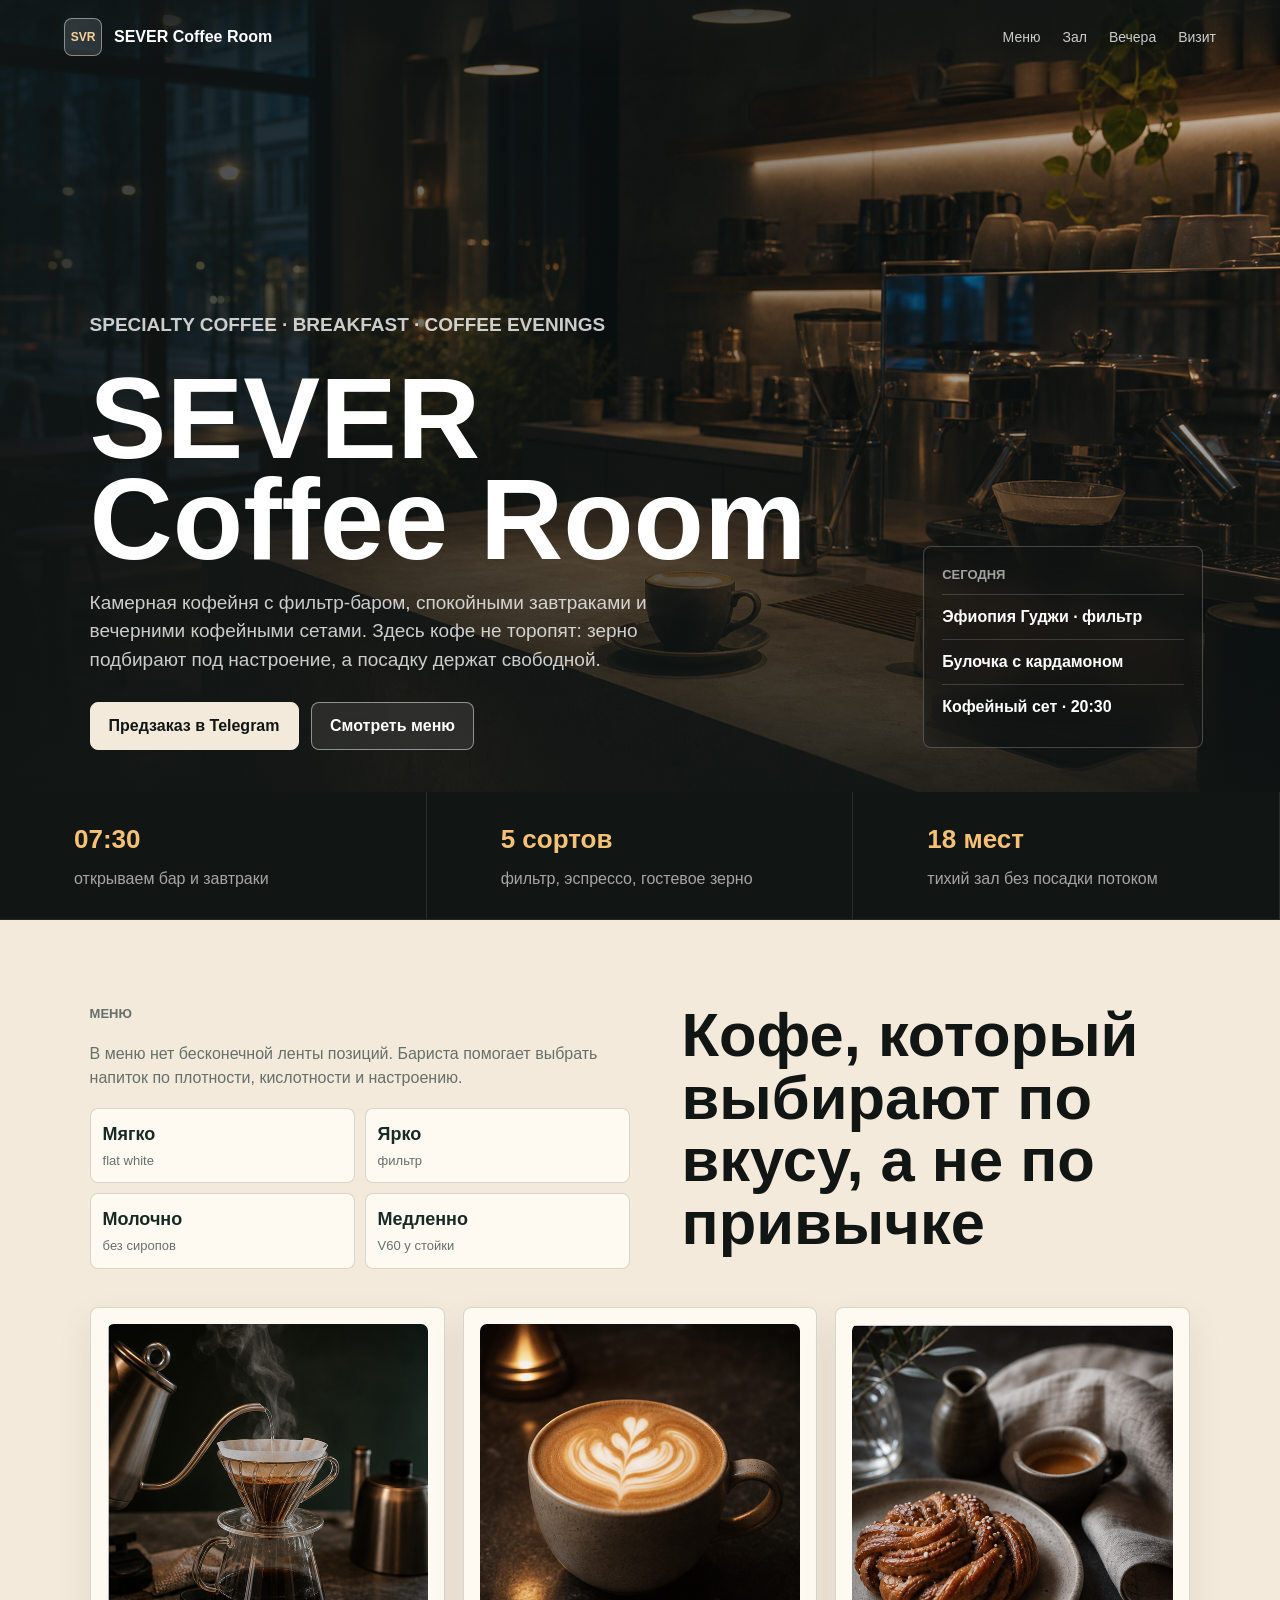
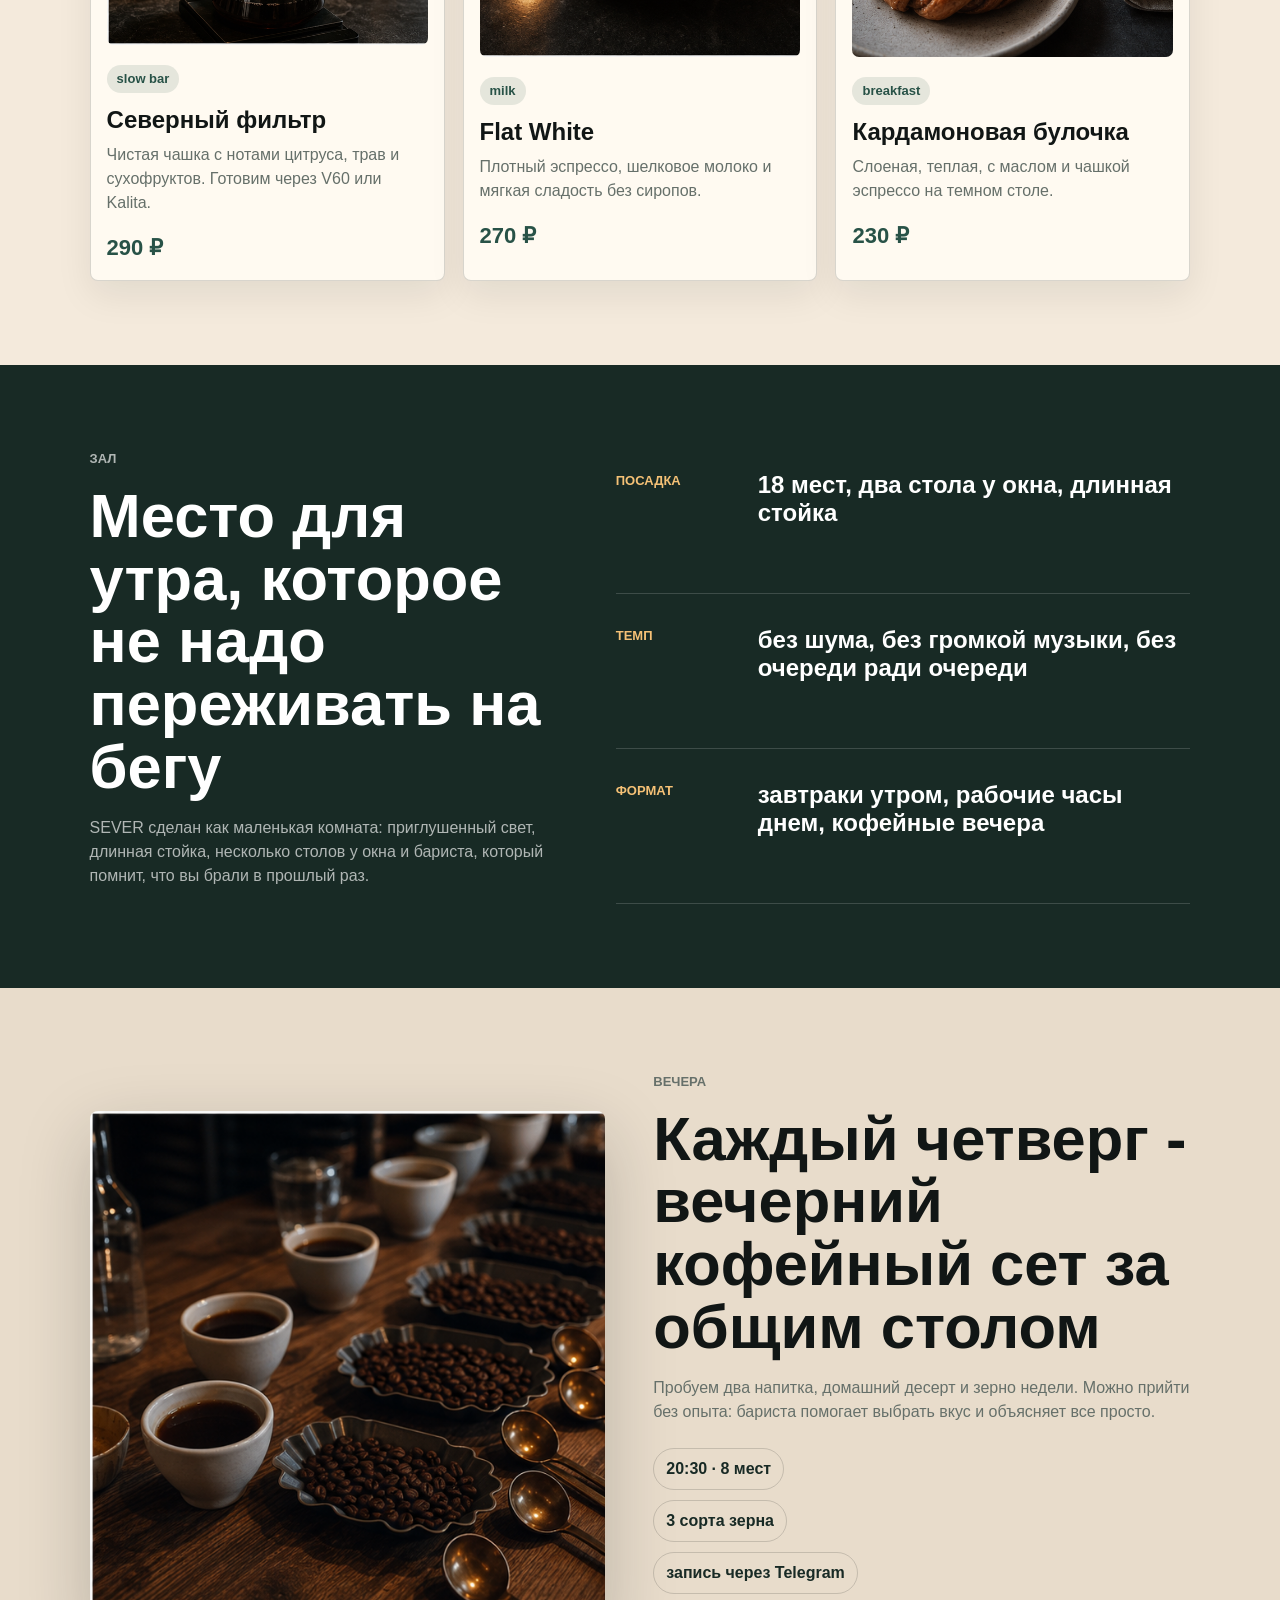
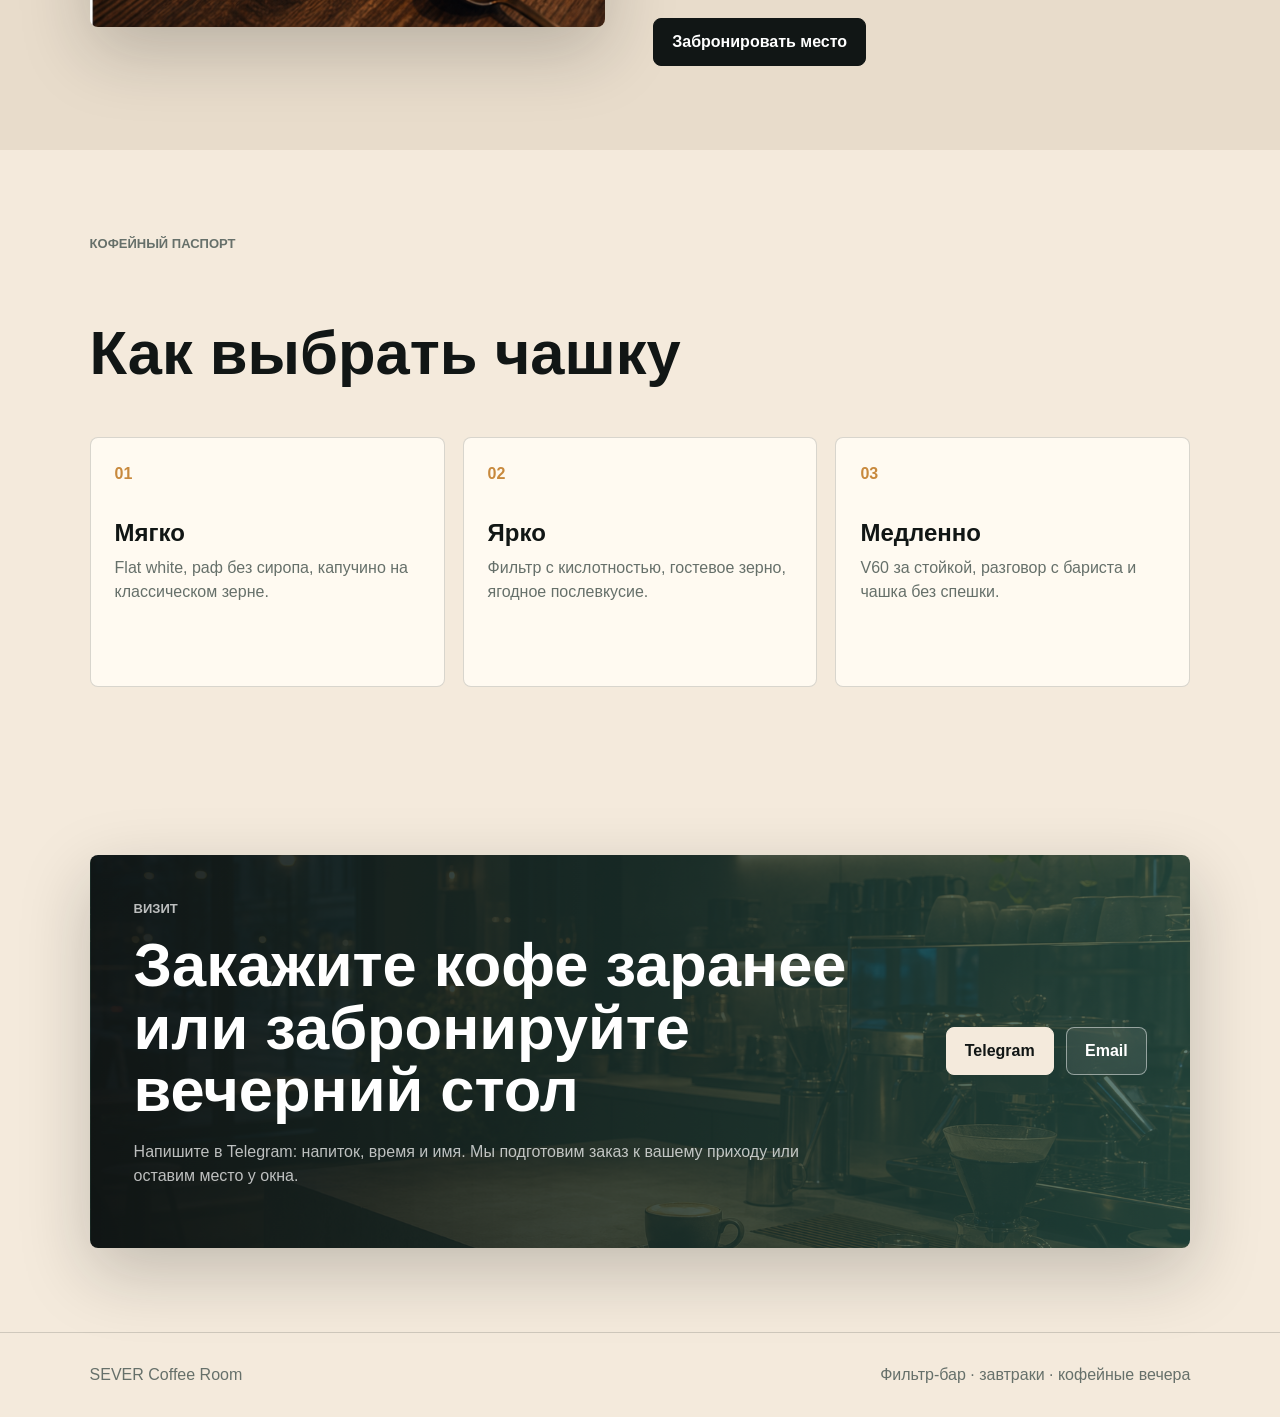
<file: sever-coffee/index.html>
<!doctype html>
<html lang="ru">
  <head>
    <meta charset="utf-8">
    <meta name="viewport" content="width=device-width, initial-scale=1">
    <meta name="robots" content="noindex, follow">
    <title>SEVER Coffee Room - фильтр-бар, завтраки и кофейные вечера</title>
    <link rel="stylesheet" href="styles.css">
  </head>
  <body>
    <header class="topbar">
      <a class="brand" href="#top" aria-label="SEVER Coffee Room">
        <span>SVR</span>
        <strong>SEVER Coffee Room</strong>
      </a>
      <nav class="nav-links" aria-label="Навигация">
        <a href="#menu">Меню</a>
        <a href="#room">Зал</a>
        <a href="#events">Вечера</a>
        <a href="#visit">Визит</a>
      </nav>
    </header>

    <main id="top">
      <section class="hero" aria-label="Главный экран кофейни">
        <div class="hero-layer"></div>
        <div class="hero-content">
          <p class="kicker">specialty coffee · breakfast · coffee evenings</p>
          <h1>SEVER Coffee Room</h1>
          <p>
            Камерная кофейня с фильтр-баром, спокойными завтраками и вечерними кофейными сетами. Здесь кофе не торопят: зерно подбирают под настроение, а посадку держат свободной.
          </p>
          <div class="hero-actions">
            <a class="button light" href="https://t.me/aLoS_91" target="_blank" rel="noopener">Предзаказ в Telegram</a>
            <a class="button ghost" href="#menu">Смотреть меню</a>
          </div>
        </div>
        <aside class="today-board" aria-label="Сегодня в кофейне">
          <span>Сегодня</span>
          <strong>Эфиопия Гуджи · фильтр</strong>
          <strong>Булочка с кардамоном</strong>
          <strong>Кофейный сет · 20:30</strong>
        </aside>
      </section>

      <section class="signal-strip" aria-label="Ключевые особенности">
        <div>
          <strong>07:30</strong>
          <span>открываем бар и завтраки</span>
        </div>
        <div>
          <strong>5 сортов</strong>
          <span>фильтр, эспрессо, гостевое зерно</span>
        </div>
        <div>
          <strong>18 мест</strong>
          <span>тихий зал без посадки потоком</span>
        </div>
      </section>

      <section id="menu" class="section menu-section">
        <div class="section-head menu-head">
          <div class="section-note">
            <p class="eyebrow">Меню</p>
            <p>В меню нет бесконечной ленты позиций. Бариста помогает выбрать напиток по плотности, кислотности и настроению.</p>
            <div class="taste-strip" aria-label="Как выбрать кофе">
              <span><strong>Мягко</strong><em>flat white</em></span>
              <span><strong>Ярко</strong><em>фильтр</em></span>
              <span><strong>Молочно</strong><em>без сиропов</em></span>
              <span><strong>Медленно</strong><em>V60 у стойки</em></span>
            </div>
          </div>
          <h2>Кофе, который выбирают по вкусу, а не по привычке</h2>
        </div>

        <div class="menu-grid">
          <article class="menu-card">
            <img src="assets/filter-ritual.png" alt="Фильтр кофе через стеклянный дриппер">
            <div>
              <span class="tag">slow bar</span>
              <h3>Северный фильтр</h3>
              <p>Чистая чашка с нотами цитруса, трав и сухофруктов. Готовим через V60 или Kalita.</p>
              <strong>290 ₽</strong>
            </div>
          </article>
          <article class="menu-card">
            <img src="assets/flat-white.png" alt="Керамическая чашка flat white">
            <div>
              <span class="tag">milk</span>
              <h3>Flat White</h3>
              <p>Плотный эспрессо, шелковое молоко и мягкая сладость без сиропов.</p>
              <strong>270 ₽</strong>
            </div>
          </article>
          <article class="menu-card">
            <img src="assets/breakfast.png" alt="Булочка с кардамоном и эспрессо">
            <div>
              <span class="tag">breakfast</span>
              <h3>Кардамоновая булочка</h3>
              <p>Слоеная, теплая, с маслом и чашкой эспрессо на темном столе.</p>
              <strong>230 ₽</strong>
            </div>
          </article>
        </div>
      </section>

      <section id="room" class="section room-section">
        <div class="room-copy">
          <p class="eyebrow">Зал</p>
          <h2>Место для утра, которое не надо переживать на бегу</h2>
          <p>
            SEVER сделан как маленькая комната: приглушенный свет, длинная стойка, несколько столов у окна и бариста, который помнит, что вы брали в прошлый раз.
          </p>
        </div>
        <div class="room-details">
          <div class="detail-row">
            <span>Посадка</span>
            <strong>18 мест, два стола у окна, длинная стойка</strong>
          </div>
          <div class="detail-row">
            <span>Темп</span>
            <strong>без шума, без громкой музыки, без очереди ради очереди</strong>
          </div>
          <div class="detail-row">
            <span>Формат</span>
            <strong>завтраки утром, рабочие часы днем, кофейные вечера</strong>
          </div>
        </div>
      </section>

      <section id="events" class="section tasting-section">
        <div class="tasting-visual">
          <img src="assets/cupping-night.png" alt="Вечерняя дегустация кофе с чашками и зерном">
        </div>
        <div class="tasting-copy">
          <p class="eyebrow">Вечера</p>
          <h2>Каждый четверг - вечерний кофейный сет за общим столом</h2>
          <p>Пробуем два напитка, домашний десерт и зерно недели. Можно прийти без опыта: бариста помогает выбрать вкус и объясняет все просто.</p>
          <div class="tasting-list">
            <span>20:30 · 8 мест</span>
            <span>3 сорта зерна</span>
            <span>запись через Telegram</span>
          </div>
          <a class="button dark" href="https://t.me/aLoS_91" target="_blank" rel="noopener">Забронировать место</a>
        </div>
      </section>

      <section class="section passport-section">
        <div class="section-head compact">
          <p class="eyebrow">Кофейный паспорт</p>
          <h2>Как выбрать чашку</h2>
        </div>
        <div class="passport-grid">
          <article>
            <span>01</span>
            <h3>Мягко</h3>
            <p>Flat white, раф без сиропа, капучино на классическом зерне.</p>
          </article>
          <article>
            <span>02</span>
            <h3>Ярко</h3>
            <p>Фильтр с кислотностью, гостевое зерно, ягодное послевкусие.</p>
          </article>
          <article>
            <span>03</span>
            <h3>Медленно</h3>
            <p>V60 за стойкой, разговор с бариста и чашка без спешки.</p>
          </article>
        </div>
      </section>

      <section id="visit" class="visit-section">
        <div>
          <p class="eyebrow">Визит</p>
          <h2>Закажите кофе заранее или забронируйте вечерний стол</h2>
          <p>Напишите в Telegram: напиток, время и имя. Мы подготовим заказ к вашему приходу или оставим место у окна.</p>
        </div>
        <div class="visit-actions">
          <a class="button light" href="https://t.me/aLoS_91" target="_blank" rel="noopener">Telegram</a>
          <a class="button ghost" href="mailto:hello@sever.coffee">Email</a>
        </div>
      </section>
    </main>

    <footer class="footer">
      <span>SEVER Coffee Room</span>
      <span>Фильтр-бар · завтраки · кофейные вечера</span>
    </footer>
  </body>
</html>
</file>
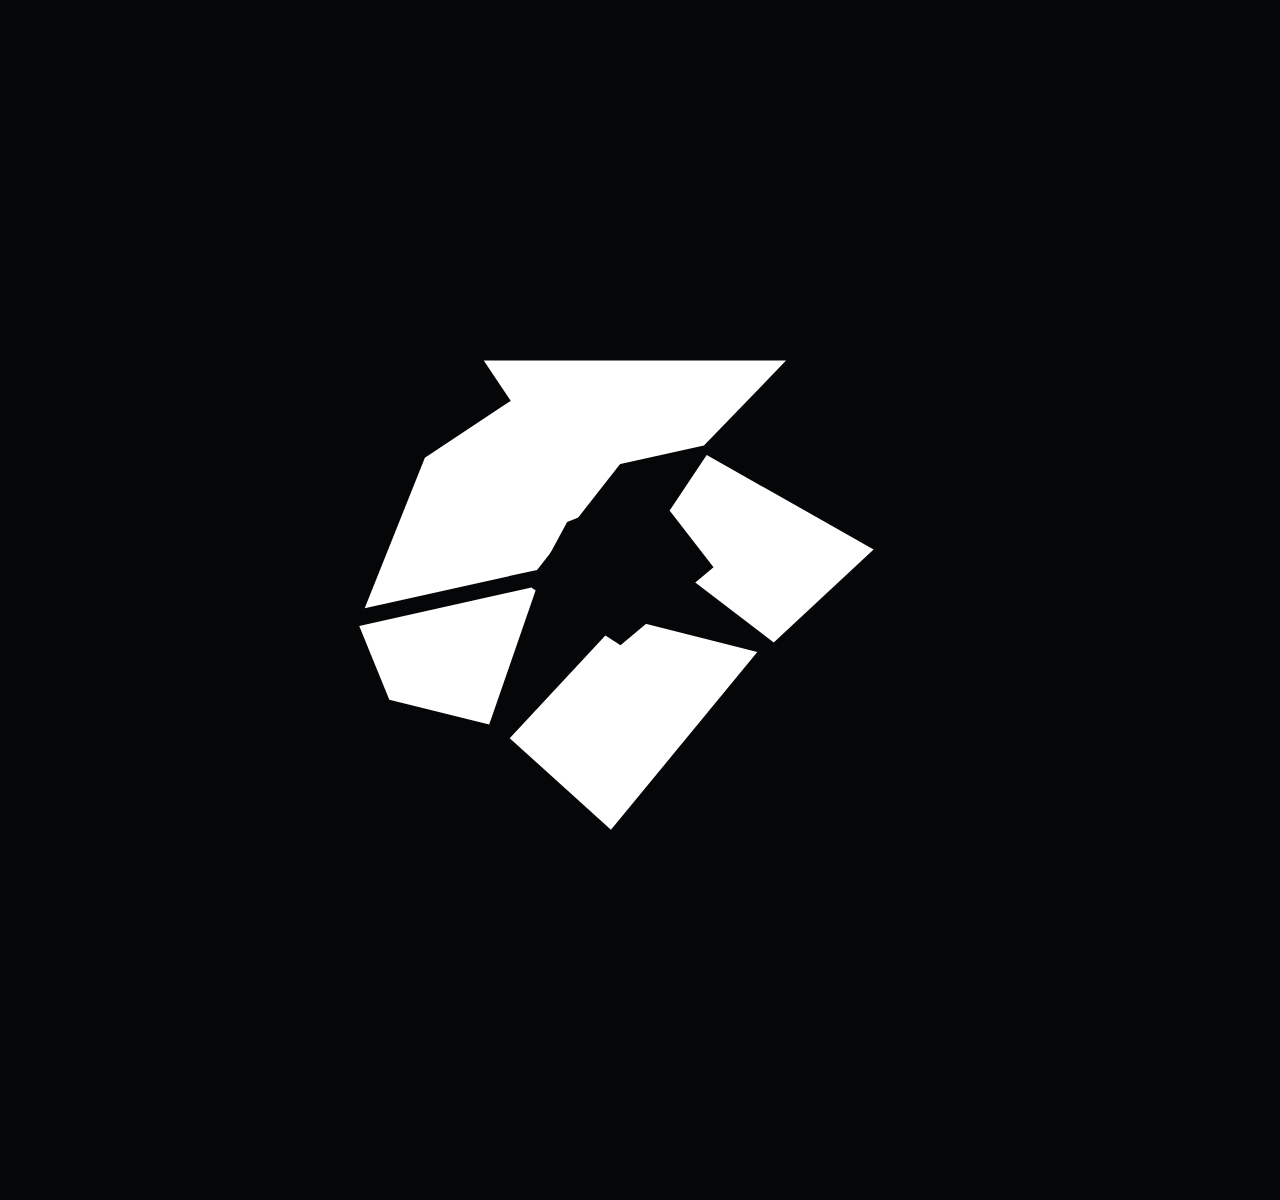
<file: vk-assets/avatar-render.html>
<!doctype html>
<html lang="ru">
  <head>
    <meta charset="utf-8">
    <meta name="viewport" content="width=device-width, initial-scale=1">
    <title>ALOS Studio VK Avatar</title>
    <style>
      * {
        box-sizing: border-box;
      }

      html,
      body {
        width: 1200px;
        height: 1200px;
        margin: 0;
        overflow: hidden;
        background: #050607;
      }

      .avatar {
        display: grid;
        width: 1200px;
        height: 1200px;
        place-items: center;
        background: #050607;
      }

      svg {
        width: 760px;
        height: 760px;
        overflow: visible;
      }
    </style>
  </head>
  <body>
    <main class="avatar" aria-label="ALOS Studio VK avatar">
      <svg viewBox="0 0 1200 1200" role="img" aria-label="Abstract white logo">
        <g transform="translate(600 600) scale(1.08) translate(-600 -600)">
          <path fill="#fff" d="M430 250H872L752 374L544 420Z"/>
          <path fill="#fff" d="M344 392L510 282L632 398L508 556L256 612Z"/>
          <path fill="#fff" d="M756 388L1000 526L854 662L668 520Z"/>
          <path fill="#fff" d="M632 626L830 676L616 936L468 802Z"/>
          <path fill="#fff" d="M248 638L508 580L438 782L292 746Z"/>
          <path fill="#050607" d="M552 486L676 436L766 552L630 666L500 582Z"/>
        </g>
      </svg>
    </main>
  </body>
</html>
</file>
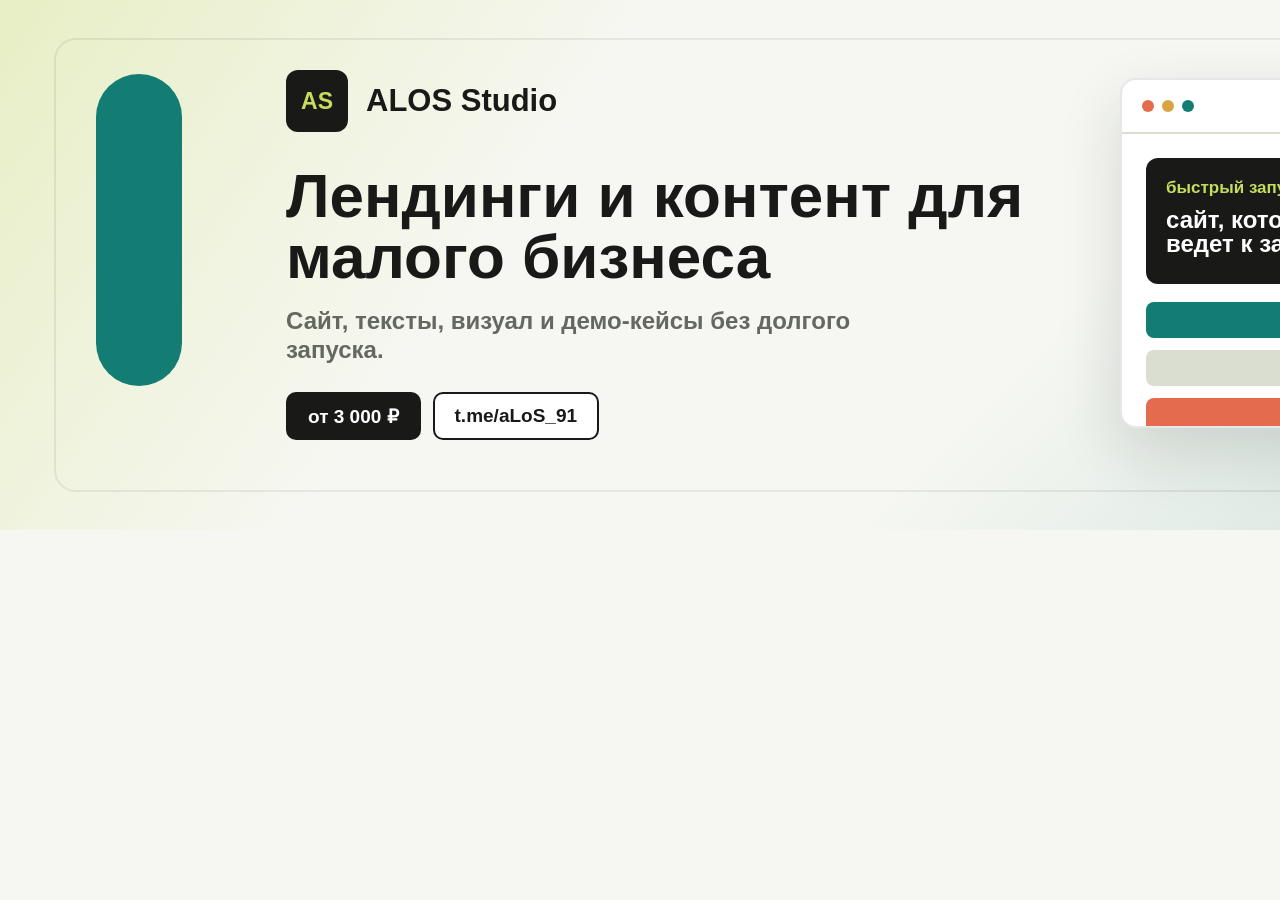
<file: vk-assets/cover-1590-render.html>
<!doctype html>
<html lang="ru">
  <head>
    <meta charset="utf-8">
    <meta name="viewport" content="width=device-width, initial-scale=1">
    <title>ALOS Studio VK Cover 1590x530</title>
    <style>
      * {
        box-sizing: border-box;
      }

      html,
      body {
        width: 1590px;
        height: 530px;
        margin: 0;
        overflow: hidden;
        background: #f6f7f2;
        color: #191a18;
        font-family: Inter, Arial, Helvetica, sans-serif;
      }

      .cover {
        position: relative;
        width: 1590px;
        height: 530px;
        overflow: hidden;
        background:
          linear-gradient(125deg, rgba(197, 220, 92, 0.3), transparent 34%),
          linear-gradient(315deg, rgba(20, 125, 115, 0.17), transparent 35%),
          #f6f7f2;
      }

      .outline {
        position: absolute;
        inset: 38px 54px;
        border: 2px solid rgba(25, 26, 24, 0.08);
        border-radius: 22px;
      }

      .main {
        position: absolute;
        top: 70px;
        left: 286px;
        width: 720px;
      }

      .brand {
        display: flex;
        align-items: center;
        gap: 18px;
        margin-bottom: 34px;
      }

      .mark {
        display: grid;
        width: 62px;
        height: 62px;
        place-items: center;
        border-radius: 12px;
        background: #191a18;
        color: #c5dc5c;
        font-size: 23px;
        font-weight: 900;
      }

      .brand-name {
        font-size: 31px;
        font-weight: 900;
      }

      h1 {
        width: 760px;
        margin: 0 0 18px;
        font-size: 62px;
        font-weight: 900;
        line-height: 0.98;
        letter-spacing: 0;
      }

      p {
        width: 660px;
        margin: 0 0 28px;
        color: #646860;
        font-size: 24px;
        font-weight: 650;
        line-height: 1.22;
      }

      .chips {
        display: flex;
        gap: 12px;
      }

      .chip {
        display: inline-flex;
        align-items: center;
        min-height: 48px;
        padding: 0 20px;
        border: 2px solid #191a18;
        border-radius: 10px;
        background: #ffffff;
        font-size: 19px;
        font-weight: 850;
      }

      .chip.dark {
        background: #191a18;
        color: #ffffff;
      }

      .panel {
        position: absolute;
        top: 78px;
        right: 130px;
        width: 340px;
        height: 350px;
        border: 2px solid rgba(25, 26, 24, 0.1);
        border-radius: 16px;
        background: #ffffff;
        box-shadow: 0 24px 64px rgba(22, 28, 22, 0.14);
        overflow: hidden;
      }

      .panel-top {
        display: flex;
        align-items: center;
        gap: 8px;
        height: 54px;
        padding: 0 20px;
        border-bottom: 2px solid #d9ded0;
      }

      .dot {
        width: 12px;
        height: 12px;
        border-radius: 50%;
        background: #e56b4f;
      }

      .dot:nth-child(2) {
        background: #d9a441;
      }

      .dot:nth-child(3) {
        background: #147d73;
      }

      .panel-body {
        padding: 24px;
      }

      .screen {
        height: 126px;
        margin-bottom: 18px;
        padding: 20px;
        border-radius: 12px;
        background: #191a18;
        color: #ffffff;
      }

      .screen strong {
        display: block;
        margin-bottom: 10px;
        color: #c5dc5c;
        font-size: 17px;
        font-weight: 900;
      }

      .screen span {
        display: block;
        width: 225px;
        font-size: 24px;
        font-weight: 900;
        line-height: 1.02;
      }

      .bars {
        display: grid;
        gap: 12px;
      }

      .bar {
        height: 36px;
        border-radius: 8px;
        background: #d9ded0;
      }

      .bar.teal {
        width: 78%;
        background: #147d73;
      }

      .bar.coral {
        width: 58%;
        background: #e56b4f;
      }

      .accent {
        position: absolute;
        border-radius: 999px;
      }

      .accent.teal {
        top: 74px;
        left: 96px;
        width: 86px;
        height: 312px;
        background: #147d73;
      }

      .accent.coral {
        right: 44px;
        bottom: 42px;
        width: 62px;
        height: 220px;
        background: #e56b4f;
      }

      .accent.gold {
        right: 62px;
        top: 50px;
        width: 48px;
        height: 126px;
        background: #d9a441;
      }
    </style>
  </head>
  <body>
    <main class="cover" aria-label="ALOS Studio VK cover 1590 by 530">
      <div class="outline"></div>
      <div class="accent teal"></div>
      <div class="accent coral"></div>
      <div class="accent gold"></div>
      <section class="main">
        <div class="brand">
          <div class="mark">AS</div>
          <div class="brand-name">ALOS Studio</div>
        </div>
        <h1>Лендинги и контент для малого бизнеса</h1>
        <p>Сайт, тексты, визуал и демо-кейсы без долгого запуска.</p>
        <div class="chips">
          <span class="chip dark">от 3 000 ₽</span>
          <span class="chip">t.me/aLoS_91</span>
        </div>
      </section>
      <aside class="panel" aria-hidden="true">
        <div class="panel-top">
          <span class="dot"></span>
          <span class="dot"></span>
          <span class="dot"></span>
        </div>
        <div class="panel-body">
          <div class="screen">
            <strong>быстрый запуск</strong>
            <span>сайт, который ведет к заявке</span>
          </div>
          <div class="bars">
            <span class="bar teal"></span>
            <span class="bar"></span>
            <span class="bar coral"></span>
          </div>
        </div>
      </aside>
    </main>
  </body>
</html>
</file>
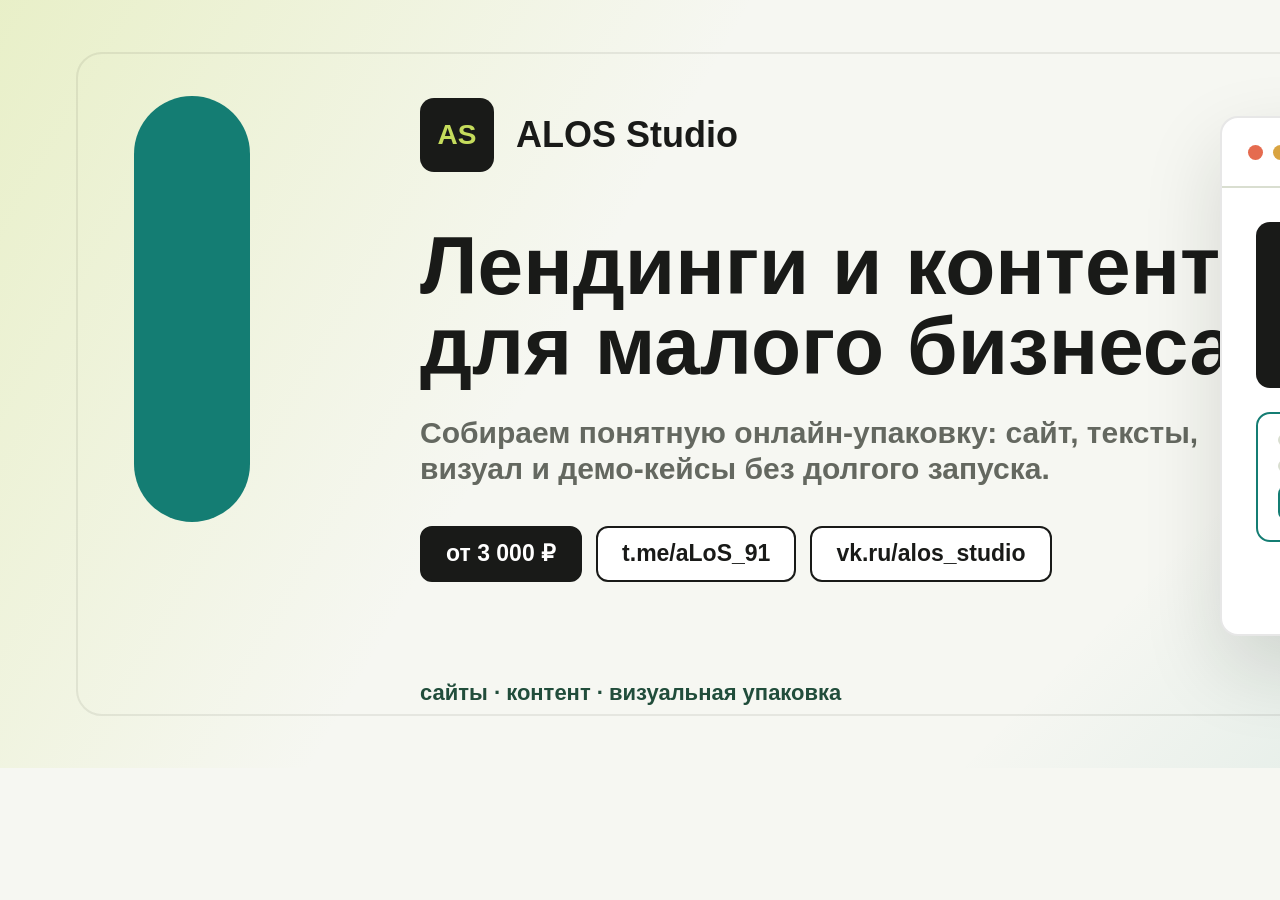
<file: vk-assets/cover-1920-render.html>
<!doctype html>
<html lang="ru">
  <head>
    <meta charset="utf-8">
    <meta name="viewport" content="width=device-width, initial-scale=1">
    <title>ALOS Studio VK Cover 1920x768</title>
    <style>
      * {
        box-sizing: border-box;
      }

      html,
      body {
        width: 1920px;
        height: 768px;
        margin: 0;
        overflow: hidden;
        background: #f6f7f2;
        color: #191a18;
        font-family: Inter, Arial, Helvetica, sans-serif;
      }

      .cover {
        position: relative;
        width: 1920px;
        height: 768px;
        overflow: hidden;
        background:
          linear-gradient(120deg, rgba(197, 220, 92, 0.28), transparent 32%),
          linear-gradient(315deg, rgba(20, 125, 115, 0.18), transparent 36%),
          #f6f7f2;
      }

      .band {
        position: absolute;
        inset: 52px 76px;
        border: 2px solid rgba(25, 26, 24, 0.08);
        border-radius: 26px;
      }

      .safe-core {
        position: absolute;
        top: 98px;
        left: 420px;
        width: 780px;
      }

      .brand {
        display: flex;
        align-items: center;
        gap: 22px;
        margin-bottom: 54px;
      }

      .mark {
        display: grid;
        width: 74px;
        height: 74px;
        place-items: center;
        border-radius: 14px;
        background: #191a18;
        color: #c5dc5c;
        font-size: 28px;
        font-weight: 900;
      }

      .brand-name {
        font-size: 36px;
        font-weight: 900;
      }

      h1 {
        width: 860px;
        margin: 0 0 28px;
        font-size: 82px;
        font-weight: 900;
        line-height: 0.98;
        letter-spacing: 0;
      }

      .lead {
        width: 780px;
        margin: 0 0 38px;
        color: #646860;
        font-size: 30px;
        font-weight: 650;
        line-height: 1.22;
      }

      .chips {
        display: flex;
        flex-wrap: wrap;
        gap: 14px;
      }

      .chip {
        display: inline-flex;
        align-items: center;
        min-height: 56px;
        padding: 0 24px;
        border: 2px solid #191a18;
        border-radius: 12px;
        background: #ffffff;
        font-size: 23px;
        font-weight: 850;
      }

      .chip.dark {
        background: #191a18;
        color: #ffffff;
      }

      .panel {
        position: absolute;
        top: 116px;
        right: 174px;
        width: 526px;
        height: 520px;
        border: 2px solid rgba(25, 26, 24, 0.1);
        border-radius: 18px;
        background: #ffffff;
        box-shadow: 0 32px 80px rgba(22, 28, 22, 0.14);
        overflow: hidden;
      }

      .panel-top {
        display: flex;
        align-items: center;
        gap: 10px;
        height: 70px;
        padding: 0 26px;
        border-bottom: 2px solid #d9ded0;
      }

      .dot {
        width: 15px;
        height: 15px;
        border-radius: 50%;
        background: #e56b4f;
      }

      .dot:nth-child(2) {
        background: #d9a441;
      }

      .dot:nth-child(3) {
        background: #147d73;
      }

      .panel-body {
        padding: 34px;
      }

      .mini-hero {
        height: 166px;
        margin-bottom: 24px;
        padding: 26px;
        border-radius: 14px;
        background: #191a18;
        color: #ffffff;
      }

      .mini-hero strong {
        display: block;
        margin-bottom: 14px;
        color: #c5dc5c;
        font-size: 22px;
        font-weight: 900;
      }

      .mini-hero span {
        display: block;
        width: 330px;
        font-size: 31px;
        font-weight: 900;
        line-height: 1.04;
      }

      .mini-grid {
        display: grid;
        grid-template-columns: 1.1fr 0.9fr;
        gap: 18px;
      }

      .mini-card {
        min-height: 118px;
        padding: 20px;
        border: 2px solid #d9ded0;
        border-radius: 14px;
      }

      .mini-card.teal {
        border-color: #147d73;
      }

      .mini-card.coral {
        border-color: #e56b4f;
      }

      .mini-line {
        height: 12px;
        margin-bottom: 14px;
        border-radius: 999px;
        background: #d9ded0;
      }

      .mini-line.short {
        width: 64%;
      }

      .mini-button {
        width: 128px;
        height: 34px;
        border-radius: 8px;
        background: #147d73;
      }

      .accent {
        position: absolute;
        border-radius: 999px;
      }

      .accent.teal {
        top: 96px;
        left: 134px;
        width: 116px;
        height: 426px;
        background: #147d73;
      }

      .accent.coral {
        right: 72px;
        bottom: 70px;
        width: 86px;
        height: 292px;
        background: #e56b4f;
      }

      .accent.gold {
        right: 84px;
        top: 86px;
        width: 64px;
        height: 178px;
        background: #d9a441;
      }

      .footer-note {
        position: absolute;
        left: 420px;
        bottom: 62px;
        color: #214d3b;
        font-size: 22px;
        font-weight: 900;
      }
    </style>
  </head>
  <body>
    <main class="cover" aria-label="ALOS Studio VK cover 1920 by 768">
      <div class="band"></div>
      <div class="accent teal"></div>
      <div class="accent coral"></div>
      <div class="accent gold"></div>
      <section class="safe-core">
        <div class="brand">
          <div class="mark">AS</div>
          <div class="brand-name">ALOS Studio</div>
        </div>
        <h1>Лендинги и контент для малого бизнеса</h1>
        <p class="lead">Собираем понятную онлайн-упаковку: сайт, тексты, визуал и демо-кейсы без долгого запуска.</p>
        <div class="chips">
          <span class="chip dark">от 3 000 ₽</span>
          <span class="chip">t.me/aLoS_91</span>
          <span class="chip">vk.ru/alos_studio</span>
        </div>
      </section>
      <aside class="panel" aria-hidden="true">
        <div class="panel-top">
          <span class="dot"></span>
          <span class="dot"></span>
          <span class="dot"></span>
        </div>
        <div class="panel-body">
          <div class="mini-hero">
            <strong>быстрый запуск</strong>
            <span>сайт, который ведет к заявке</span>
          </div>
          <div class="mini-grid">
            <div class="mini-card teal">
              <div class="mini-line"></div>
              <div class="mini-line short"></div>
              <div class="mini-button"></div>
            </div>
            <div class="mini-card coral">
              <div class="mini-line"></div>
              <div class="mini-line short"></div>
              <div class="mini-button"></div>
            </div>
          </div>
        </div>
      </aside>
      <div class="footer-note">сайты · контент · визуальная упаковка</div>
    </main>
  </body>
</html>
</file>
<file: styles.css>
* {
  box-sizing: border-box;
}

:root {
  --paper: #050607;
  --surface: #0d0e10;
  --surface-2: #121316;
  --surface-3: #17191d;
  --ink: #f7f7f4;
  --muted: #a7abb0;
  --soft: #d7d9dc;
  --line: rgba(255, 255, 255, 0.16);
  --line-strong: rgba(255, 255, 255, 0.32);
  --shadow: 0 26px 80px rgba(0, 0, 0, 0.46);
  --glow: 0 0 120px rgba(255, 255, 255, 0.08);
}

html {
  scroll-behavior: smooth;
}

body {
  margin: 0;
  background:
    radial-gradient(circle at 14% 0%, rgba(255, 255, 255, 0.07), transparent 28%),
    linear-gradient(180deg, #050607 0%, #08090b 45%, #050607 100%);
  color: var(--ink);
  font-family: Inter, Arial, Helvetica, sans-serif;
  font-size: 16px;
  line-height: 1.45;
  overflow-x: hidden;
}

a {
  color: inherit;
  text-decoration: none;
}

.page {
  min-height: 100vh;
}

.container {
  width: min(1120px, calc(100% - 32px));
  margin: 0 auto;
}

.topbar {
  position: sticky;
  top: 0;
  z-index: 10;
  background: rgba(5, 6, 7, 0.82);
  border-bottom: 1px solid var(--line);
  backdrop-filter: blur(18px);
}

.nav {
  display: flex;
  align-items: center;
  justify-content: space-between;
  min-height: 72px;
  gap: 20px;
}

.brand {
  display: flex;
  align-items: center;
  gap: 12px;
  color: var(--ink);
  font-weight: 900;
  letter-spacing: 0;
}

.brand-mark {
  display: grid;
  width: 34px;
  height: 34px;
  place-items: center;
  border: 1px solid rgba(255, 255, 255, 0.14);
  border-radius: 8px;
  background: rgba(255, 255, 255, 0.035);
  box-shadow: inset 0 1px 0 rgba(255, 255, 255, 0.06);
  overflow: hidden;
}

.brand-mark img {
  width: 24px;
  height: 24px;
  object-fit: contain;
  opacity: 0.82;
}

.mark {
  display: none;
}

.nav-links {
  display: flex;
  align-items: center;
  gap: 20px;
  color: var(--muted);
  font-size: 14px;
  font-weight: 700;
}

.nav-links a {
  position: relative;
  padding: 8px 0;
}

.nav-links a::after {
  position: absolute;
  right: 0;
  bottom: 2px;
  left: 0;
  height: 1px;
  background: var(--ink);
  content: "";
  opacity: 0;
  transform: scaleX(0.35);
  transition: opacity 180ms ease, transform 180ms ease;
}

.nav-links a:hover {
  color: var(--ink);
}

.nav-links a:hover::after {
  opacity: 1;
  transform: scaleX(1);
}

.hero {
  padding: 86px 0 62px;
}

.hero-grid {
  display: grid;
  grid-template-columns: minmax(0, 1fr) 430px;
  align-items: center;
  gap: 54px;
}

.hero-grid > *,
.demo-grid > *,
.two-col > * {
  min-width: 0;
}

.eyebrow {
  display: inline-flex;
  align-items: center;
  max-width: 100%;
  gap: 10px;
  margin: 0 0 20px;
  color: var(--soft);
  font-size: 12px;
  font-weight: 900;
  letter-spacing: 0.12em;
  text-transform: uppercase;
  overflow-wrap: anywhere;
}

.eyebrow::before {
  flex: 0 0 36px;
  width: 36px;
  height: 1px;
  background: var(--soft);
  content: "";
}

h1,
h2,
h3,
p {
  margin-top: 0;
}

h1 {
  max-width: 790px;
  margin-bottom: 24px;
  color: var(--ink);
  font-size: 64px;
  line-height: 0.98;
  letter-spacing: 0;
  overflow-wrap: break-word;
}

h2 {
  margin-bottom: 14px;
  color: var(--ink);
  font-size: 38px;
  line-height: 1.08;
  letter-spacing: 0;
  overflow-wrap: anywhere;
}

h3 {
  margin-bottom: 10px;
  color: var(--ink);
  font-size: 22px;
  line-height: 1.18;
  letter-spacing: 0;
}

.lead {
  max-width: 690px;
  margin-bottom: 30px;
  color: var(--muted);
  font-size: 20px;
}

.actions {
  display: flex;
  flex-wrap: wrap;
  gap: 12px;
  margin-top: 28px;
}

.button {
  display: inline-flex;
  align-items: center;
  justify-content: center;
  min-height: 48px;
  padding: 0 20px;
  border: 1px solid #ffffff;
  border-radius: 7px;
  background: #ffffff;
  color: #050607;
  font-weight: 900;
  cursor: pointer;
  transition: background 180ms ease, color 180ms ease, transform 180ms ease, border-color 180ms ease;
}

.button:hover {
  transform: translateY(-1px);
}

.button.secondary {
  border-color: var(--line-strong);
  background: transparent;
  color: var(--ink);
}

.button.secondary:hover {
  border-color: #ffffff;
  background: rgba(255, 255, 255, 0.08);
}

.button.teal {
  border-color: #ffffff;
  background: #ffffff;
  color: #050607;
}

.metrics {
  display: grid;
  grid-column: 1 / -1;
  grid-template-columns: repeat(3, minmax(0, 1fr));
  gap: 0;
  width: 100%;
  margin-top: 4px;
  border-top: 1px solid var(--line);
  border-bottom: 1px solid var(--line);
}

.metric {
  min-height: 104px;
  padding: 18px 16px 18px 0;
  border-left: 0;
}

.metric + .metric {
  padding-left: 18px;
  border-left: 1px solid var(--line);
}

.metric strong {
  display: block;
  margin-bottom: 6px;
  color: var(--ink);
  font-size: 24px;
}

.metric span {
  color: var(--muted);
  font-size: 13px;
}

.hero-panel {
  position: relative;
  min-height: 530px;
  border: 1px solid var(--line-strong);
  border-radius: 8px;
  background:
    linear-gradient(180deg, rgba(255, 255, 255, 0.05), rgba(255, 255, 255, 0.015)),
    var(--surface);
  box-shadow: var(--shadow), var(--glow);
  overflow: hidden;
}

.hero-panel::before {
  position: absolute;
  inset: 0;
  background:
    linear-gradient(90deg, rgba(255, 255, 255, 0.05) 1px, transparent 1px),
    linear-gradient(180deg, rgba(255, 255, 255, 0.05) 1px, transparent 1px);
  background-size: 58px 58px;
  content: "";
  opacity: 0.2;
  pointer-events: none;
}

.hero-panel-header {
  position: relative;
  z-index: 1;
  display: flex;
  align-items: center;
  justify-content: space-between;
  padding: 16px;
  border-bottom: 1px solid var(--line);
}

.dot-row {
  display: flex;
  gap: 6px;
}

.dot {
  width: 9px;
  height: 9px;
  border: 1px solid rgba(255, 255, 255, 0.68);
  border-radius: 50%;
  background: transparent;
}

.dot:nth-child(2),
.dot:nth-child(3) {
  background: transparent;
}

.hero-panel-body {
  position: relative;
  z-index: 1;
  padding: 28px;
}

.mini-site {
  display: grid;
  gap: 16px;
}

.mini-hero {
  min-height: 168px;
  border: 1px solid var(--line);
  border-radius: 8px;
  background:
    linear-gradient(135deg, rgba(255, 255, 255, 0.12), rgba(255, 255, 255, 0.02)),
    #0b0c0e;
  color: var(--ink);
  padding: 22px;
}

.mini-hero h3 {
  max-width: 270px;
  margin-bottom: 12px;
  color: var(--ink);
  font-size: 28px;
}

.mini-hero p {
  color: var(--muted);
}

.mini-row {
  display: grid;
  grid-template-columns: 1.1fr 0.9fr;
  gap: 16px;
}

.mini-box {
  min-height: 112px;
  border: 1px solid var(--line);
  border-radius: 8px;
  background: rgba(255, 255, 255, 0.035);
  padding: 16px;
}

.mini-lines {
  display: grid;
  gap: 8px;
  margin-top: 16px;
}

.mini-lines span {
  height: 8px;
  border-radius: 999px;
  background: rgba(255, 255, 255, 0.16);
}

.mini-lines span:nth-child(2) {
  width: 76%;
}

.mini-lines span:nth-child(3) {
  width: 54%;
}

.pill-row {
  display: flex;
  flex-wrap: wrap;
  gap: 8px;
}

.pill {
  display: inline-flex;
  align-items: center;
  min-height: 30px;
  padding: 0 10px;
  border: 1px solid var(--line);
  border-radius: 999px;
  background: rgba(255, 255, 255, 0.05);
  color: var(--soft);
  font-size: 13px;
  font-weight: 900;
}

section {
  padding: 66px 0;
}

.section-head {
  display: flex;
  align-items: end;
  justify-content: space-between;
  gap: 28px;
  margin-bottom: 30px;
  padding-top: 22px;
  border-top: 1px solid var(--line);
}

.section-head p {
  max-width: 580px;
  margin-bottom: 0;
  color: var(--muted);
}

.service-grid,
.case-grid,
.package-grid,
.message-grid {
  display: grid;
  grid-template-columns: repeat(3, minmax(0, 1fr));
  gap: 18px;
}

.service,
.case,
.package,
.message-card,
.step {
  border: 1px solid var(--line);
  border-radius: 8px;
  background:
    linear-gradient(180deg, rgba(255, 255, 255, 0.055), rgba(255, 255, 255, 0.018)),
    var(--surface);
  box-shadow: 0 18px 52px rgba(0, 0, 0, 0.28);
}

.service,
.package,
.message-card,
.step {
  padding: 24px;
}

.service:hover,
.case:hover,
.package:hover,
.step:hover {
  border-color: var(--line-strong);
}

.service h3,
.package h3,
.message-card h3,
.step h3 {
  font-size: 20px;
}

.service p,
.package p,
.message-card p,
.step p,
.case p {
  color: var(--muted);
}

.service-tag {
  display: inline-flex;
  margin-bottom: 18px;
  padding: 6px 0;
  border-bottom: 1px solid var(--line-strong);
  color: var(--soft);
  font-size: 12px;
  font-weight: 900;
  letter-spacing: 0.1em;
  text-transform: uppercase;
}

.case {
  overflow: hidden;
}

.case-preview {
  min-height: 270px;
  padding: 20px;
  border-bottom: 1px solid var(--line);
  background: #0a0b0d;
}

.case-preview.beauty,
.case-preview.cafe,
.case-preview.fashion {
  background:
    radial-gradient(circle at 24% 18%, rgba(255, 255, 255, 0.09), transparent 28%),
    #090a0c;
}

.site-window {
  height: 230px;
  border: 1px solid rgba(255, 255, 255, 0.22);
  border-radius: 8px;
  background: #111215;
  overflow: hidden;
  box-shadow: 0 20px 44px rgba(0, 0, 0, 0.48);
}

.site-window-top {
  display: flex;
  align-items: center;
  gap: 5px;
  height: 26px;
  padding: 0 10px;
  border-bottom: 1px solid rgba(255, 255, 255, 0.12);
}

.site-window-top span {
  width: 7px;
  height: 7px;
  border: 1px solid rgba(255, 255, 255, 0.7);
  border-radius: 50%;
  background: transparent;
}

.site-window-body {
  display: grid;
  grid-template-columns: 1fr 0.8fr;
  gap: 12px;
  padding: 14px;
}

.visual-plate {
  position: relative;
  min-height: 150px;
  border: 1px solid rgba(255, 255, 255, 0.18);
  border-radius: 8px;
  overflow: hidden;
}

.beauty .visual-plate,
.cafe .visual-plate,
.fashion .visual-plate {
  background:
    linear-gradient(135deg, rgba(255, 255, 255, 0.9), rgba(255, 255, 255, 0.12)),
    #202226;
}

.site-window-body.case-wire-preview {
  display: grid;
  grid-template-columns: 1fr;
  grid-template-rows: minmax(0, 1fr) auto;
  height: calc(100% - 26px);
  gap: 13px;
  padding: 14px;
}

.case-wire-preview .visual-plate {
  min-height: 0;
}

.preview-bar {
  width: min(72%, 330px);
  height: 18px;
  border-radius: 999px;
  background: #ffffff;
}

.preview-copy {
  display: grid;
  align-content: start;
  gap: 8px;
}

.preview-copy span {
  height: 9px;
  border-radius: 999px;
  background: rgba(255, 255, 255, 0.15);
}

.preview-copy span:first-child {
  width: 68%;
  height: 18px;
  background: #ffffff;
}

.preview-copy span:nth-child(2) {
  width: 88%;
}

.preview-copy span:nth-child(3) {
  width: 72%;
}

.preview-copy .fake-button {
  width: 94px;
  height: 26px;
  margin-top: 6px;
  border: 1px solid #ffffff;
  border-radius: 7px;
  background: #ffffff;
}

.case-info {
  padding: 22px;
}

.case-info h3 {
  margin-bottom: 8px;
}

.case-info p {
  min-height: 70px;
  margin-bottom: 16px;
}

.case-facts {
  display: grid;
  gap: 8px;
  margin: 0 0 18px;
}

.case-facts span {
  display: inline-flex;
  width: fit-content;
  max-width: 100%;
  min-height: 28px;
  align-items: center;
  padding: 0 10px;
  border: 1px solid var(--line);
  border-radius: 999px;
  background: rgba(255, 255, 255, 0.035);
  color: var(--soft);
  font-size: 13px;
  font-weight: 900;
}

.case-link {
  display: inline-flex;
  align-items: center;
  min-height: 36px;
  border-bottom: 1px solid #ffffff;
  color: var(--ink);
  font-weight: 900;
}

.package strong {
  display: block;
  margin-bottom: 16px;
  color: var(--ink);
  font-size: 34px;
  line-height: 1;
}

.package ul,
.message-card ul,
.script-list {
  margin: 0;
  padding-left: 18px;
  color: var(--muted);
}

.package li,
.message-card li,
.script-list li {
  margin: 8px 0;
}

.workflow {
  display: grid;
  grid-template-columns: repeat(4, minmax(0, 1fr));
  gap: 16px;
}

.faq-list {
  border-top: 1px solid var(--line);
}

.faq-item {
  border-bottom: 1px solid var(--line);
}

.faq-item summary {
  position: relative;
  padding: 24px 54px 24px 0;
  color: var(--ink);
  font-size: 20px;
  font-weight: 900;
  cursor: pointer;
  list-style: none;
}

.faq-item summary::-webkit-details-marker {
  display: none;
}

.faq-item summary::after {
  position: absolute;
  top: 50%;
  right: 4px;
  width: 28px;
  height: 28px;
  border: 1px solid var(--line-strong);
  border-radius: 50%;
  color: var(--soft);
  content: "+";
  font-size: 20px;
  font-weight: 500;
  line-height: 25px;
  text-align: center;
  transform: translateY(-50%);
}

.faq-item[open] summary::after {
  content: "−";
}

.faq-item p {
  max-width: 780px;
  margin: -4px 54px 24px 0;
  color: var(--muted);
}

.step-num {
  display: grid;
  width: 36px;
  height: 36px;
  margin-bottom: 16px;
  place-items: center;
  border: 1px solid #ffffff;
  border-radius: 7px;
  background: #ffffff;
  color: #050607;
  font-weight: 900;
}

.message-card textarea {
  width: 100%;
  min-height: 230px;
  margin: 8px 0 14px;
  padding: 14px;
  resize: vertical;
  border: 1px solid var(--line);
  border-radius: 8px;
  color: var(--ink);
  background: #08090b;
  font: inherit;
  font-size: 14px;
}

.contact-strip {
  position: relative;
  padding: 42px;
  border: 1px solid var(--line-strong);
  border-radius: 8px;
  background:
    radial-gradient(circle at 84% 16%, rgba(255, 255, 255, 0.1), transparent 22%),
    linear-gradient(135deg, rgba(255, 255, 255, 0.08), rgba(255, 255, 255, 0.018)),
    #08090b;
  color: var(--ink);
  overflow: hidden;
  box-shadow: var(--shadow);
}

.contact-logo {
  position: absolute;
  right: 28px;
  bottom: 20px;
  width: 104px;
  opacity: 0.075;
  pointer-events: none;
}

.contact-strip h2,
.contact-strip p,
.contact-strip .actions {
  position: relative;
  z-index: 1;
  max-width: 760px;
}

.contact-strip p {
  color: var(--muted);
}

.contact-strip .button {
  border-color: #ffffff;
  background: #ffffff;
  color: #050607;
}

.contact-strip .button.secondary {
  background: transparent;
  color: var(--ink);
}

.footer {
  padding: 38px 0;
  border-top: 1px solid var(--line);
  color: var(--muted);
}

.footer .container {
  display: flex;
  justify-content: space-between;
  gap: 20px;
}

.demo-hero {
  padding: 56px 0;
}

.demo-grid {
  display: grid;
  grid-template-columns: minmax(0, 1fr) 420px;
  align-items: center;
  gap: 42px;
}

.demo-visual {
  min-height: 470px;
  border-radius: 8px;
  overflow: hidden;
  box-shadow: var(--shadow);
}

.demo-band {
  padding: 56px 0;
  background: var(--surface);
}

.demo-band.alt {
  background: transparent;
}

.two-col {
  display: grid;
  grid-template-columns: 0.9fr 1.1fr;
  gap: 28px;
  align-items: start;
}

.list-block {
  display: grid;
  gap: 12px;
}

.list-row {
  display: flex;
  justify-content: space-between;
  gap: 14px;
  padding: 16px 0;
  border-bottom: 1px solid var(--line);
}

.list-row strong {
  min-width: 130px;
}

.gallery {
  display: grid;
  grid-template-columns: repeat(3, minmax(0, 1fr));
  gap: 16px;
}

.gallery-item {
  min-height: 210px;
  border-radius: 8px;
  background: #16181b;
}

@media (max-width: 920px) {
  .hero-grid,
  .demo-grid,
  .two-col {
    grid-template-columns: 1fr;
  }

  .hero-panel,
  .demo-visual {
    min-height: 390px;
  }

  .service-grid,
  .case-grid,
  .package-grid,
  .message-grid,
  .workflow,
  .gallery {
    grid-template-columns: repeat(2, minmax(0, 1fr));
  }
}

@media (max-width: 680px) {
  .container {
    width: 100%;
    padding-right: 12px;
    padding-left: 12px;
  }

  .nav {
    align-items: flex-start;
    flex-direction: column;
    padding: 14px 0;
  }

  .nav-links {
    flex-wrap: wrap;
    gap: 12px;
  }

  .hero {
    padding-top: 48px;
  }

  .eyebrow {
    align-items: flex-start;
    gap: 8px;
    font-size: 11px;
    line-height: 1.35;
    letter-spacing: 0.08em;
  }

  .eyebrow::before {
    flex-basis: 36px;
    margin-top: 7px;
  }

  h1 {
    max-width: 340px;
    font-size: 34px;
    line-height: 1.04;
  }

  h2 {
    font-size: 26px;
    line-height: 1.12;
  }

  .lead {
    max-width: 340px;
    font-size: 16px;
  }

  .actions {
    align-items: flex-start;
    flex-direction: column;
  }

  .button {
    max-width: 100%;
  }

  .metrics,
  .service-grid,
  .case-grid,
  .package-grid,
  .message-grid,
  .workflow,
  .gallery,
  .mini-row,
  .site-window-body {
    grid-template-columns: 1fr;
  }

  .metrics {
    border-bottom: 0;
  }

  .metric {
    border-bottom: 1px solid var(--line);
  }

  .metric + .metric {
    padding-left: 0;
    border-left: 0;
  }

  .hero-grid,
  .demo-grid,
  .two-col {
    display: block;
  }

  .hero-panel,
  .demo-visual {
    width: 100%;
    max-width: calc(100vw - 24px);
    margin-top: 30px;
  }

  .hero-panel-header,
  .hero-panel-body {
    padding: 14px;
  }

  .hero-panel-header .pill {
    display: none;
  }

  .mini-hero {
    min-height: 150px;
    padding: 18px;
  }

  .mini-hero h3 {
    font-size: 24px;
  }

  .section-head,
  .footer .container {
    align-items: flex-start;
    flex-direction: column;
  }

  .case-info p {
    min-height: auto;
  }

  .contact-strip {
    padding: 26px;
  }

  .faq-item summary {
    padding: 20px 46px 20px 0;
    font-size: 18px;
  }

  .faq-item p {
    margin-right: 0;
  }

  .contact-logo {
    right: 18px;
    bottom: 16px;
    width: 74px;
    opacity: 0.065;
  }
}
</file>
<file: brow-and-nail/styles.css>
* {
  box-sizing: border-box;
}

:root {
  --milk: #fff8f3;
  --paper: #f6ebe5;
  --ink: #221719;
  --muted: #766164;
  --berry: #7c2e43;
  --rose: #be6674;
  --petal: #edd0c8;
  --sage: #73846d;
  --line: rgba(124, 46, 67, 0.18);
  --shadow: 0 24px 60px rgba(56, 31, 36, 0.18);
}

html {
  scroll-behavior: smooth;
}

body {
  margin: 0;
  overflow-x: hidden;
  background: var(--milk);
  color: var(--ink);
  font-family: Inter, Arial, Helvetica, sans-serif;
  font-size: 16px;
  line-height: 1.5;
}

a {
  color: inherit;
  text-decoration: none;
}

.topbar {
  position: fixed;
  top: 0;
  left: 0;
  right: 0;
  z-index: 20;
  display: flex;
  align-items: center;
  justify-content: space-between;
  gap: 24px;
  min-height: 72px;
  padding: 0 clamp(16px, 5vw, 64px);
  color: white;
  background: linear-gradient(180deg, rgba(34, 23, 25, 0.58), rgba(34, 23, 25, 0));
}

.brand {
  display: inline-flex;
  align-items: center;
  gap: 10px;
  font-weight: 900;
}

.brand span {
  display: grid;
  width: 36px;
  height: 36px;
  place-items: center;
  border: 1px solid rgba(255, 255, 255, 0.45);
  border-radius: 50%;
  background: rgba(255, 255, 255, 0.16);
  font-size: 12px;
}

.nav-links {
  display: flex;
  gap: 20px;
  color: rgba(255, 255, 255, 0.84);
  font-size: 14px;
}

.hero {
  position: relative;
  display: grid;
  min-height: 88vh;
  align-items: end;
  padding: 120px clamp(16px, 8vw, 96px) 54px;
  background-image: url("hero-beauty.png");
  background-position: center;
  background-size: cover;
  color: white;
}

.hero-shade {
  position: absolute;
  inset: 0;
  background:
    linear-gradient(90deg, rgba(34, 23, 25, 0.78), rgba(34, 23, 25, 0.35) 48%, rgba(34, 23, 25, 0.08)),
    linear-gradient(0deg, rgba(34, 23, 25, 0.62), rgba(34, 23, 25, 0.1) 48%);
}

.hero-content {
  position: relative;
  z-index: 1;
  width: min(760px, 100%);
}

.kicker,
.eyebrow {
  margin: 0 0 16px;
  font-size: 13px;
  font-weight: 900;
  letter-spacing: 0;
  text-transform: uppercase;
}

.kicker {
  color: #f8d9d0;
}

h1,
h2,
h3,
p {
  margin-top: 0;
}

h1 {
  margin-bottom: 22px;
  font-size: clamp(46px, 7vw, 92px);
  line-height: 0.96;
  letter-spacing: 0;
  overflow-wrap: break-word;
}

h2 {
  margin-bottom: 18px;
  font-size: clamp(32px, 4.5vw, 58px);
  line-height: 1.02;
  letter-spacing: 0;
  overflow-wrap: break-word;
}

h3 {
  margin-bottom: 12px;
  font-size: 26px;
  line-height: 1.12;
}

.hero-content p {
  width: min(620px, 100%);
  margin-bottom: 28px;
  color: rgba(255, 255, 255, 0.84);
  font-size: 19px;
}

.hero-actions,
.booking-actions {
  display: flex;
  flex-wrap: wrap;
  gap: 12px;
}

.button {
  display: inline-flex;
  min-height: 48px;
  align-items: center;
  justify-content: center;
  padding: 0 18px;
  border: 1px solid var(--berry);
  border-radius: 8px;
  background: var(--berry);
  color: white;
  font-weight: 900;
}

.button.light {
  border-color: white;
  background: white;
  color: var(--berry);
}

.button.glass {
  border-color: rgba(255, 255, 255, 0.52);
  background: rgba(255, 255, 255, 0.12);
  color: white;
  backdrop-filter: blur(10px);
}

.hero-status {
  position: absolute;
  right: clamp(16px, 6vw, 82px);
  bottom: 54px;
  z-index: 1;
  width: 250px;
  border: 1px solid rgba(255, 255, 255, 0.24);
  border-radius: 8px;
  background: rgba(255, 248, 243, 0.16);
  padding: 18px;
  color: white;
  backdrop-filter: blur(16px);
}

.hero-status span,
.hero-status strong {
  display: block;
}

.hero-status span {
  margin-bottom: 10px;
  color: rgba(255, 255, 255, 0.68);
  font-size: 13px;
  font-weight: 900;
}

.hero-status strong {
  padding: 10px 0;
  border-top: 1px solid rgba(255, 255, 255, 0.18);
}

.intro-strip {
  display: grid;
  grid-template-columns: repeat(3, minmax(0, 1fr));
  border-bottom: 1px solid var(--line);
  background: var(--ink);
  color: white;
}

.intro-strip div {
  min-height: 132px;
  padding: 28px clamp(16px, 6vw, 72px);
  border-right: 1px solid rgba(255, 255, 255, 0.12);
}

.intro-strip strong,
.intro-strip span {
  display: block;
}

.intro-strip strong {
  margin-bottom: 8px;
  font-size: 25px;
}

.intro-strip span {
  color: rgba(255, 255, 255, 0.65);
}

.section {
  padding: 82px clamp(16px, 8vw, 96px);
}

.section-title {
  display: grid;
  grid-template-columns: minmax(0, 520px) minmax(0, 1fr);
  gap: 42px;
  align-items: start;
  margin-bottom: 32px;
}

.section-title > *,
.menu-section > *,
.atelier > *,
.reviews > * {
  min-width: 0;
}

.eyebrow {
  color: var(--berry);
}

.section-note {
  display: grid;
  gap: 18px;
}

.section-note .eyebrow,
.section-note p {
  margin-bottom: 0;
}

.section-note p {
  max-width: 430px;
  color: var(--muted);
}

.ritual-points {
  display: grid;
  grid-template-columns: repeat(3, minmax(0, 1fr));
  gap: 10px;
  margin-top: 4px;
}

.ritual-points span {
  min-height: 82px;
  border: 1px solid var(--line);
  border-radius: 8px;
  background: #fffdfb;
  padding: 12px;
  color: var(--muted);
  font-size: 14px;
}

.ritual-points strong {
  display: block;
  margin-bottom: 6px;
  color: var(--berry);
  font-size: 21px;
  line-height: 1;
}

.ritual-grid {
  display: grid;
  grid-template-columns: 1.15fr 0.85fr;
  gap: 18px;
}

.ritual {
  position: relative;
  min-height: 280px;
  border: 1px solid var(--line);
  border-radius: 8px;
  background: #fffdfb;
  padding: 26px;
  box-shadow: 0 14px 34px rgba(56, 31, 36, 0.06);
  overflow: hidden;
}

.ritual::before {
  content: "";
  display: block;
  height: 160px;
  margin: -26px -26px 22px;
  background-image: var(--ritual-image);
  background-position: center;
  background-size: cover;
}

.ritual-brows {
  --ritual-image: url("assets/procedure-brows.png");
}

.ritual-nails {
  --ritual-image: url("assets/mood-palette.png");
}

.ritual-combo {
  --ritual-image: url("assets/mood-mirror-look.png");
}

.ritual-design {
  --ritual-image: url("assets/procedure-design.png");
}

.ritual.big {
  grid-row: span 2;
  min-height: 580px;
  display: flex;
  flex-direction: column;
  justify-content: flex-end;
  background:
    linear-gradient(180deg, rgba(124, 46, 67, 0), rgba(124, 46, 67, 0.92)),
    var(--ritual-image);
  background-position: center;
  background-size: cover;
  color: white;
}

.ritual.big::before {
  display: none;
}

.ritual.big p {
  color: rgba(255, 255, 255, 0.78);
}

.ritual.big a {
  margin-top: 10px;
  color: #ffe8df;
  font-weight: 900;
}

.number {
  display: inline-flex;
  margin-bottom: 24px;
  color: var(--rose);
  font-weight: 900;
}

.ritual.big .number {
  color: #ffe8df;
}

.ritual p,
.atelier-copy p,
.menu-heading p,
.price-line p,
.review-list p,
.booking p {
  color: var(--muted);
}

.atelier {
  display: grid;
  grid-template-columns: minmax(0, 0.82fr) minmax(0, 1.18fr);
  align-items: start;
  gap: 54px;
  background: var(--paper);
}

.atelier-board {
  display: grid;
  gap: 14px;
  justify-self: stretch;
  margin-right: calc(-1 * clamp(16px, 8vw, 96px));
}

.board-item {
  display: grid;
  grid-template-columns: clamp(130px, 15vw, 176px) minmax(0, 1fr);
  gap: 22px;
  border-bottom: 1px solid var(--line);
  padding: 22px 0;
}

.board-item span {
  color: var(--berry);
  font-size: 13px;
  font-weight: 900;
  text-transform: uppercase;
}

.board-item strong {
  font-size: 24px;
  line-height: 1.14;
}

.mood-grid {
  display: grid;
  grid-template-columns: 1.2fr 0.8fr 0.8fr;
  grid-auto-rows: 230px;
  gap: 16px;
}

.mood {
  position: relative;
  border-radius: 8px;
  overflow: hidden;
  box-shadow: var(--shadow);
}

.mood span {
  position: absolute;
  left: 16px;
  bottom: 16px;
  border-radius: 999px;
  background: rgba(255, 255, 255, 0.84);
  padding: 7px 12px;
  color: var(--berry);
  font-size: 13px;
  font-weight: 900;
}

.mood-one {
  grid-row: span 2;
  background: url("assets/mood-brow-detail.png") center / cover;
}

.mood-two {
  background: url("assets/mood-tools-flatlay.png") center / cover;
}

.mood-three {
  background: url("assets/mood-palette.png") center / cover;
}

.mood-four {
  grid-column: span 2;
  background: url("assets/mood-mirror-look.png") center / cover;
}

.menu-section {
  display: grid;
  grid-template-columns: minmax(0, 360px) minmax(0, 1fr);
  gap: 54px;
  background: #fffdfb;
}

.price-menu {
  border-top: 1px solid var(--line);
}

.price-line {
  display: grid;
  grid-template-columns: 46px 86px minmax(0, 1fr) auto;
  gap: 18px;
  align-items: center;
  padding: 26px 0;
  border-bottom: 1px solid var(--line);
}

.procedure-thumb {
  width: 86px;
  aspect-ratio: 1;
  border: 1px solid var(--line);
  border-radius: 8px;
  background-position: center;
  background-size: cover;
  box-shadow: 0 12px 24px rgba(56, 31, 36, 0.1);
}

.thumb-brows {
  background-image: url("assets/procedure-brows.png");
}

.thumb-nails {
  background-image: url("assets/mood-palette.png");
}

.thumb-combo {
  background-image: url("assets/mood-mirror-look.png");
}

.thumb-design {
  background-image: url("assets/procedure-design.png");
}

.price-line span {
  color: var(--rose);
  font-weight: 900;
}

.price-line strong {
  display: block;
  font-size: 21px;
}

.price-line p {
  margin-bottom: 0;
}

.price-line b {
  white-space: nowrap;
  font-size: 24px;
}

.price-line.featured {
  color: var(--berry);
}

.reviews {
  display: grid;
  grid-template-columns: minmax(0, 1fr) minmax(0, 1fr);
  gap: 46px;
  background: var(--paper);
}

.quote p {
  margin-bottom: 18px;
  font-size: clamp(30px, 4vw, 52px);
  line-height: 1.06;
}

.quote span {
  color: var(--berry);
  font-weight: 900;
}

.review-list {
  display: grid;
  gap: 18px;
}

.review-list article {
  border-left: 4px solid var(--rose);
  padding: 4px 0 4px 18px;
}

.review-list strong {
  color: var(--berry);
}

.booking {
  display: flex;
  align-items: center;
  justify-content: space-between;
  gap: 32px;
  margin: 82px clamp(16px, 8vw, 96px);
  border-radius: 8px;
  background:
    linear-gradient(90deg, rgba(34, 23, 25, 0.92), rgba(124, 46, 67, 0.72)),
    url("hero-beauty.png");
  background-position: center;
  background-size: cover;
  color: white;
  padding: 44px;
  box-shadow: var(--shadow);
}

.booking > div:first-child {
  max-width: 680px;
}

.booking .eyebrow,
.booking p {
  color: rgba(255, 255, 255, 0.78);
}

.booking h2 {
  color: white;
}

.footer {
  display: flex;
  justify-content: space-between;
  gap: 20px;
  padding: 30px clamp(16px, 8vw, 96px);
  border-top: 1px solid var(--line);
  color: var(--muted);
}

@media (max-width: 920px) {
  .hero {
    min-height: 820px;
  }

  .hero-status {
    position: relative;
    right: auto;
    bottom: auto;
    width: min(280px, 100%);
    margin-top: 28px;
  }

  .section-title,
  .ritual-grid,
  .atelier,
  .menu-section,
  .reviews {
    grid-template-columns: 1fr;
  }

  .ritual.big {
    min-height: 420px;
  }

  .mood-grid {
    grid-template-columns: repeat(2, minmax(0, 1fr));
  }

  .mood-one,
  .mood-four {
    grid-column: span 1;
    grid-row: span 1;
  }
}

@media (max-width: 680px) {
  .topbar {
    position: absolute;
    align-items: flex-start;
    flex-direction: column;
    min-height: auto;
    padding: 16px 12px;
  }

  .nav-links {
    flex-wrap: wrap;
    gap: 12px;
  }

  .hero {
    min-height: 900px;
    padding: 150px 12px 34px;
    background-position: 58% center;
  }

  h1 {
    max-width: 360px;
    font-size: 38px;
    line-height: 1.06;
  }

  h2 {
    font-size: 28px;
    line-height: 1.12;
  }

  .hero-content p {
    max-width: 350px;
    font-size: 16px;
  }

  .hero-actions,
  .booking-actions,
  .booking,
  .footer {
    align-items: flex-start;
    flex-direction: column;
  }

  .button {
    max-width: 100%;
  }

  .intro-strip {
    grid-template-columns: 1fr;
  }

  .intro-strip div {
    min-height: 110px;
    padding: 22px 12px;
  }

  .section {
    width: 100%;
    max-width: 100vw;
    padding: 58px 12px;
  }

  .section > *,
  .atelier > *,
  .menu-section > *,
  .reviews > *,
  .price-line > *,
  .mood-grid > * {
    min-width: 0;
    max-width: 100%;
  }

  .atelier-copy,
  .atelier-board,
  .section-title,
  .mood-grid,
  .menu-heading,
  .price-menu {
    width: calc(100vw - 24px);
    max-width: calc(100vw - 24px);
  }

  h1,
  h2,
  h3,
  p,
  strong,
  b,
  span {
    overflow-wrap: anywhere;
  }

  .atelier {
    overflow: hidden;
  }

  .atelier-copy,
  .atelier-board {
    max-width: 100%;
  }

  .atelier-copy h2 {
    overflow-wrap: anywhere;
  }

  .ritual-points {
    grid-template-columns: 1fr;
  }

  .ritual,
  .ritual.big {
    min-height: 330px;
    padding: 22px;
  }

  .atelier-board {
    margin-right: 0;
    width: 100%;
  }

  .board-item {
    width: 100%;
    grid-template-columns: 1fr;
    gap: 8px;
  }

  .board-item strong {
    font-size: 21px;
  }

  .mood-grid {
    grid-template-columns: 1fr;
    grid-auto-rows: 230px;
  }

  .price-line {
    grid-template-columns: 36px 76px minmax(0, 1fr);
    align-items: start;
  }

  .procedure-thumb {
    width: 76px;
  }

  .price-line b {
    grid-column: 3;
  }

  .booking {
    margin: 58px 12px;
    padding: 28px;
  }
}
</file>
<file: forma-12/styles.css>
* {
  box-sizing: border-box;
}

:root {
  --ink: #111111;
  --paper: #f6f0e8;
  --chalk: #fffaf3;
  --blue: #174a8b;
  --red: #8d2f2f;
  --mint: #b8d8ca;
  --stone: #d8d0c6;
  --muted: #6e6962;
  --line: rgba(17, 17, 17, 0.14);
  --shadow: 0 24px 70px rgba(17, 17, 17, 0.18);
}

html {
  scroll-behavior: smooth;
}

body {
  margin: 0;
  overflow-x: hidden;
  background: var(--paper);
  color: var(--ink);
  font-family: Arial, Helvetica, sans-serif;
  font-size: 16px;
  line-height: 1.5;
}

main {
  overflow-x: hidden;
}

a {
  color: inherit;
  text-decoration: none;
}

img {
  display: block;
  max-width: 100%;
}

.topbar {
  position: fixed;
  top: 0;
  left: 0;
  right: 0;
  z-index: 20;
  display: flex;
  min-height: 72px;
  align-items: center;
  justify-content: space-between;
  gap: 24px;
  padding: 0 clamp(16px, 5vw, 72px);
  color: white;
  background: linear-gradient(180deg, rgba(17, 17, 17, 0.72), rgba(17, 17, 17, 0));
}

.brand {
  display: inline-flex;
  align-items: center;
  gap: 12px;
  font-weight: 900;
}

.brand span {
  display: grid;
  width: 42px;
  height: 42px;
  place-items: center;
  border: 1px solid rgba(255, 255, 255, 0.56);
  border-radius: 50%;
  background: rgba(17, 17, 17, 0.34);
  color: var(--mint);
  font-size: 12px;
  letter-spacing: 0;
}

.nav {
  display: flex;
  flex-wrap: wrap;
  gap: 22px;
  color: rgba(255, 255, 255, 0.82);
  font-size: 14px;
  font-weight: 700;
}

.nav a:hover {
  color: white;
}

.hero {
  position: relative;
  min-height: 760px;
  height: 92vh;
  max-height: 980px;
  display: grid;
  align-items: end;
  padding: 118px clamp(16px, 6vw, 82px) 50px;
  background-image: url("assets/hero-atelier.png");
  background-position: center;
  background-size: cover;
  color: white;
}

.hero-shade {
  position: absolute;
  inset: 0;
  background:
    linear-gradient(90deg, rgba(17, 17, 17, 0.78), rgba(17, 17, 17, 0.28) 48%, rgba(17, 17, 17, 0.04)),
    linear-gradient(0deg, rgba(17, 17, 17, 0.58), rgba(17, 17, 17, 0.08) 56%);
}

.hero-copy {
  position: relative;
  z-index: 1;
  width: min(720px, 100%);
}

.eyebrow {
  margin: 0 0 16px;
  color: var(--red);
  font-size: 12px;
  font-weight: 900;
  letter-spacing: 0;
  text-transform: uppercase;
}

.hero .eyebrow {
  color: var(--mint);
}

h1,
h2,
h3,
p {
  margin-top: 0;
  overflow-wrap: break-word;
}

h1 {
  max-width: 820px;
  margin-bottom: 22px;
  font-size: clamp(54px, 8.4vw, 118px);
  line-height: 0.9;
  letter-spacing: 0;
}

h2 {
  margin-bottom: 20px;
  font-size: clamp(34px, 5vw, 68px);
  line-height: 1.02;
  letter-spacing: 0;
}

h3 {
  margin-bottom: 12px;
  font-size: 25px;
  line-height: 1.08;
}

.hero-copy p {
  width: min(600px, 100%);
  margin-bottom: 28px;
  color: rgba(255, 255, 255, 0.82);
  font-size: 19px;
}

.hero-actions,
.order-actions {
  display: flex;
  flex-wrap: wrap;
  gap: 12px;
}

.button {
  display: inline-flex;
  min-height: 48px;
  align-items: center;
  justify-content: center;
  padding: 0 18px;
  border: 1px solid var(--ink);
  border-radius: 8px;
  font-weight: 900;
}

.button.primary {
  border-color: var(--mint);
  background: var(--mint);
  color: var(--ink);
}

.button.glass {
  border-color: rgba(255, 255, 255, 0.54);
  background: rgba(255, 255, 255, 0.1);
  color: white;
  backdrop-filter: blur(12px);
}

.button.outline {
  border-color: rgba(255, 255, 255, 0.38);
  color: white;
}

.hero-note {
  position: absolute;
  right: clamp(16px, 5vw, 70px);
  bottom: 48px;
  z-index: 1;
  display: grid;
  grid-template-columns: auto auto;
  gap: 10px 18px;
  width: min(360px, calc(100% - 32px));
  border: 1px solid rgba(255, 255, 255, 0.28);
  border-radius: 8px;
  background: rgba(17, 17, 17, 0.32);
  padding: 18px;
  backdrop-filter: blur(16px);
}

.hero-note span {
  color: rgba(255, 255, 255, 0.62);
  font-size: 13px;
  font-weight: 800;
  text-transform: uppercase;
}

.hero-note strong {
  font-size: 18px;
}

.ticker {
  display: grid;
  grid-template-columns: repeat(5, minmax(0, 1fr));
  background: var(--ink);
  color: var(--chalk);
}

.ticker span {
  min-height: 92px;
  display: flex;
  align-items: center;
  justify-content: center;
  border-right: 1px solid rgba(255, 255, 255, 0.14);
  padding: 18px;
  color: rgba(255, 255, 255, 0.78);
  font-size: 14px;
  font-weight: 900;
  text-align: center;
  text-transform: uppercase;
}

.drop-section,
.fit-section,
.studio-section,
.order-section {
  padding: 86px clamp(16px, 6vw, 82px);
}

.drop-section,
.section-head,
.look-grid {
  width: 100%;
  min-width: 0;
}

.section-head {
  display: grid;
  grid-template-columns: minmax(0, 0.9fr) minmax(0, 1.1fr);
  gap: 54px;
  align-items: start;
  margin-bottom: 42px;
}

.section-head > * {
  min-width: 0;
}

.section-head p:last-child,
.section-note > p:not(.eyebrow),
.look-card p,
.fit-copy p,
.fit-list p,
.studio-copy p,
.order-section p {
  color: var(--muted);
}

.section-note {
  display: grid;
  gap: 18px;
}

.section-note .eyebrow,
.section-note p {
  margin-bottom: 0;
}

.drop-badges {
  display: grid;
  grid-template-columns: repeat(3, minmax(0, 1fr));
  gap: 10px;
  margin-top: 6px;
}

.drop-badges span {
  min-height: 92px;
  border: 1px solid var(--line);
  border-radius: 8px;
  background: var(--chalk);
  padding: 14px;
  color: var(--muted);
  font-size: 14px;
}

.drop-badges strong {
  display: block;
  margin-bottom: 7px;
  color: var(--blue);
  font-size: 24px;
  line-height: 1;
}

.look-grid {
  display: grid;
  grid-template-columns: repeat(3, minmax(0, 1fr));
  gap: 18px;
}

.look-card {
  display: grid;
  width: 100%;
  max-width: 100%;
  min-width: 0;
  border: 1px solid var(--line);
  border-radius: 8px;
  background: var(--chalk);
  box-shadow: 0 16px 42px rgba(17, 17, 17, 0.08);
  overflow: hidden;
}

.look-card img {
  width: 100%;
  min-width: 0;
  aspect-ratio: 1 / 1.08;
  object-fit: cover;
}

.look-copy {
  min-width: 0;
  padding: 22px;
}

.look-copy span {
  display: inline-flex;
  min-height: 28px;
  align-items: center;
  margin-bottom: 16px;
  border-radius: 999px;
  background: rgba(23, 74, 139, 0.11);
  color: var(--blue);
  padding: 0 10px;
  font-size: 12px;
  font-weight: 900;
  text-transform: uppercase;
}

.look-card.accent .look-copy span {
  background: rgba(141, 47, 47, 0.12);
  color: var(--red);
}

.look-copy strong {
  color: var(--blue);
  font-size: 21px;
}

.fit-section {
  display: grid;
  grid-template-columns: minmax(0, 0.85fr) minmax(0, 1.15fr);
  gap: 56px;
  background:
    linear-gradient(90deg, rgba(17, 17, 17, 0.94), rgba(17, 17, 17, 0.8)),
    linear-gradient(135deg, var(--blue), var(--red));
  color: white;
}

.fit-section .eyebrow,
.fit-copy p,
.fit-list p {
  color: rgba(255, 255, 255, 0.68);
}

.fit-list {
  display: grid;
  gap: 14px;
}

.fit-list div {
  display: grid;
  grid-template-columns: 52px minmax(0, 180px) minmax(0, 1fr);
  gap: 22px;
  align-items: baseline;
  border-bottom: 1px solid rgba(255, 255, 255, 0.16);
  padding: 22px 0;
}

.fit-list span {
  color: var(--mint);
  font-weight: 900;
}

.fit-list strong {
  font-size: 22px;
  line-height: 1.14;
}

.studio-section {
  display: grid;
  grid-template-columns: minmax(0, 1.08fr) minmax(0, 0.92fr);
  gap: 48px;
  align-items: center;
  background: #e8edf2;
}

.studio-image img {
  width: 100%;
  aspect-ratio: 1.12 / 1;
  object-fit: cover;
  object-position: center;
  border-radius: 8px;
  box-shadow: var(--shadow);
}

.studio-stats {
  display: grid;
  grid-template-columns: repeat(3, minmax(0, 1fr));
  gap: 10px;
  margin-top: 28px;
}

.studio-stats div {
  border-top: 3px solid var(--red);
  padding-top: 14px;
}

.studio-stats strong,
.studio-stats span {
  display: block;
}

.studio-stats strong {
  color: var(--blue);
  font-size: 30px;
  line-height: 1;
}

.studio-stats span {
  margin-top: 8px;
  color: var(--muted);
}

.order-section {
  display: grid;
  grid-template-columns: minmax(0, 0.9fr) minmax(0, 1.1fr);
  gap: 42px;
  align-items: end;
  margin: 0;
  background: var(--ink);
  color: white;
}

.order-section .eyebrow,
.order-section p {
  color: rgba(255, 255, 255, 0.68);
}

.order-section h2 {
  margin-bottom: 0;
}

.order-section p {
  font-size: 18px;
}

.footer {
  display: flex;
  justify-content: space-between;
  gap: 20px;
  padding: 30px clamp(16px, 6vw, 82px);
  border-top: 1px solid rgba(255, 255, 255, 0.12);
  background: var(--ink);
  color: rgba(255, 255, 255, 0.58);
}

@media (max-width: 980px) {
  .hero {
    min-height: 860px;
    height: auto;
    max-height: none;
    background-position: 62% center;
  }

  .hero-note {
    position: relative;
    right: auto;
    bottom: auto;
    margin-top: 28px;
  }

  .ticker,
  .section-head,
  .look-grid,
  .fit-section,
  .studio-section,
  .order-section {
    grid-template-columns: 1fr;
  }

  .ticker span {
    justify-content: flex-start;
    min-height: 58px;
  }

  .fit-list div {
    grid-template-columns: 44px minmax(0, 1fr);
  }

  .fit-list p {
    grid-column: 2;
  }
}

@media (max-width: 680px) {
  .topbar {
    position: absolute;
    align-items: flex-start;
    flex-direction: column;
    min-height: auto;
    padding: 14px 12px;
  }

  .nav {
    gap: 12px;
  }

  .hero {
    min-height: 850px;
    padding: 154px 12px 34px;
    background-position: 68% center;
  }

  h1 {
    max-width: 360px;
    font-size: 48px;
    line-height: 0.96;
  }

  h2 {
    font-size: 32px;
    line-height: 1.08;
  }

  .hero-copy p,
  .order-section p {
    max-width: 360px;
    font-size: 16px;
  }

  .hero-actions,
  .order-actions,
  .footer {
    align-items: flex-start;
    flex-direction: column;
  }

  .button {
    max-width: 100%;
  }

  .drop-section,
  .fit-section,
  .studio-section,
  .order-section {
    width: 100%;
    max-width: 100vw;
    padding: 58px 12px;
  }

  .section-head {
    width: calc(100vw - 24px);
    max-width: calc(100vw - 24px);
    gap: 20px;
    margin-bottom: 28px;
  }

  .drop-badges {
    grid-template-columns: 1fr;
  }

  .look-grid,
  .look-card {
    width: calc(100vw - 24px);
    max-width: calc(100vw - 24px);
  }

  .look-card img {
    aspect-ratio: 1 / 1;
  }

  .look-copy {
    padding: 18px;
  }

  .studio-stats {
    grid-template-columns: 1fr;
  }

  .hero-note {
    grid-template-columns: 1fr;
  }
}
</file>
<file: sever-coffee/styles.css>
* {
  box-sizing: border-box;
}

:root {
  --ink: #111615;
  --deep: #182a25;
  --green: #285247;
  --amber: #c8893d;
  --cream: #f4eadc;
  --paper: #e8dccb;
  --steel: #8a9691;
  --muted: #66706a;
  --line: rgba(17, 22, 21, 0.16);
  --shadow: 0 24px 70px rgba(17, 22, 21, 0.22);
}

html {
  scroll-behavior: smooth;
}

body {
  margin: 0;
  overflow-x: hidden;
  background: var(--cream);
  color: var(--ink);
  font-family: Inter, Arial, Helvetica, sans-serif;
  font-size: 16px;
  line-height: 1.5;
}

a {
  color: inherit;
  text-decoration: none;
}

img {
  display: block;
  max-width: 100%;
}

.topbar {
  position: fixed;
  top: 0;
  left: 0;
  right: 0;
  z-index: 20;
  display: flex;
  min-height: 74px;
  align-items: center;
  justify-content: space-between;
  gap: 24px;
  padding: 0 clamp(16px, 5vw, 70px);
  color: white;
  background: linear-gradient(180deg, rgba(17, 22, 21, 0.72), rgba(17, 22, 21, 0));
}

.brand {
  display: inline-flex;
  align-items: center;
  gap: 12px;
  font-weight: 900;
}

.brand span {
  display: grid;
  width: 38px;
  height: 38px;
  place-items: center;
  border: 1px solid rgba(255, 255, 255, 0.44);
  border-radius: 8px;
  background: rgba(255, 255, 255, 0.12);
  color: #f8d29a;
  font-size: 12px;
  letter-spacing: 0;
}

.nav-links {
  display: flex;
  gap: 22px;
  color: rgba(255, 255, 255, 0.78);
  font-size: 14px;
}

.nav-links a:hover {
  color: white;
}

.hero {
  position: relative;
  min-height: 720px;
  height: 88vh;
  max-height: 920px;
  display: grid;
  align-items: end;
  padding: 122px clamp(16px, 7vw, 92px) 42px;
  background-image: url("assets/hero-coffee-room.png");
  background-position: center;
  background-size: cover;
  color: white;
}

.hero-layer {
  position: absolute;
  inset: 0;
  background:
    linear-gradient(90deg, rgba(17, 22, 21, 0.86), rgba(17, 22, 21, 0.42) 46%, rgba(17, 22, 21, 0.12)),
    linear-gradient(0deg, rgba(17, 22, 21, 0.84), rgba(17, 22, 21, 0.16) 54%);
}

.hero-content {
  position: relative;
  z-index: 1;
  width: min(760px, 100%);
}

.kicker,
.eyebrow {
  margin: 0 0 16px;
  color: var(--amber);
  font-size: 13px;
  font-weight: 900;
  letter-spacing: 0;
  text-transform: uppercase;
}

h1,
h2,
h3,
p {
  margin-top: 0;
}

h1 {
  max-width: 820px;
  margin-bottom: 18px;
  font-size: clamp(54px, 9vw, 122px);
  line-height: 0.88;
  letter-spacing: 0;
}

h2 {
  margin-bottom: 18px;
  font-size: clamp(34px, 4.8vw, 64px);
  line-height: 1.02;
  letter-spacing: 0;
}

h3 {
  margin-bottom: 10px;
  font-size: 24px;
  line-height: 1.12;
}

.hero-content p {
  width: min(620px, 100%);
  margin-bottom: 28px;
  color: rgba(255, 255, 255, 0.78);
  font-size: 19px;
}

.hero-actions,
.visit-actions {
  display: flex;
  flex-wrap: wrap;
  gap: 12px;
}

.button {
  display: inline-flex;
  min-height: 48px;
  align-items: center;
  justify-content: center;
  padding: 0 18px;
  border: 1px solid var(--amber);
  border-radius: 8px;
  background: var(--amber);
  color: var(--ink);
  font-weight: 900;
}

.button.light {
  border-color: var(--cream);
  background: var(--cream);
}

.button.ghost {
  border-color: rgba(255, 255, 255, 0.48);
  background: rgba(255, 255, 255, 0.09);
  color: white;
  backdrop-filter: blur(12px);
}

.button.dark {
  border-color: var(--ink);
  background: var(--ink);
  color: white;
}

.today-board {
  position: absolute;
  right: clamp(16px, 6vw, 86px);
  bottom: 44px;
  z-index: 1;
  width: 280px;
  border: 1px solid rgba(255, 255, 255, 0.22);
  border-radius: 8px;
  background: rgba(17, 22, 21, 0.36);
  padding: 18px;
  backdrop-filter: blur(16px);
}

.today-board span,
.today-board strong {
  display: block;
}

.today-board span {
  margin-bottom: 10px;
  color: rgba(255, 255, 255, 0.6);
  font-size: 13px;
  font-weight: 900;
  text-transform: uppercase;
}

.today-board strong {
  padding: 10px 0;
  border-top: 1px solid rgba(255, 255, 255, 0.16);
}

.signal-strip {
  display: grid;
  grid-template-columns: repeat(3, minmax(0, 1fr));
  border-bottom: 1px solid rgba(255, 255, 255, 0.08);
  background: var(--ink);
  color: white;
}

.signal-strip div {
  min-height: 126px;
  padding: 28px clamp(16px, 6vw, 74px);
  border-right: 1px solid rgba(255, 255, 255, 0.1);
}

.signal-strip strong,
.signal-strip span {
  display: block;
}

.signal-strip strong {
  margin-bottom: 8px;
  color: #f5c176;
  font-size: 26px;
}

.signal-strip span {
  color: rgba(255, 255, 255, 0.62);
}

.section {
  padding: 84px clamp(16px, 7vw, 92px);
}

.section-head {
  display: grid;
  grid-template-columns: minmax(0, 540px) minmax(0, 1fr);
  gap: 52px;
  align-items: start;
  margin-bottom: 34px;
}

.section-head > *,
.room-section > *,
.tasting-section > * {
  min-width: 0;
}

.section-head p,
.room-copy p,
.tasting-copy p,
.passport-grid p,
.menu-card p,
.visit-section p {
  color: var(--muted);
}

.section-note {
  display: grid;
  gap: 18px;
}

.section-note .eyebrow,
.section-note p {
  margin-bottom: 0;
}

.taste-strip {
  display: grid;
  grid-template-columns: repeat(2, minmax(0, 1fr));
  gap: 10px;
}

.taste-strip span {
  display: grid;
  gap: 3px;
  min-height: 72px;
  align-content: center;
  border: 1px solid var(--line);
  border-radius: 8px;
  background: #fffaf1;
  padding: 12px;
}

.taste-strip strong,
.taste-strip em {
  display: block;
  font-style: normal;
}

.taste-strip strong {
  color: var(--deep);
  font-size: 18px;
}

.taste-strip em {
  color: var(--muted);
  font-size: 13px;
}

.menu-grid {
  display: grid;
  grid-template-columns: repeat(3, minmax(0, 1fr));
  gap: 18px;
}

.menu-card {
  display: grid;
  grid-template-columns: 1fr;
  gap: 20px;
  align-items: stretch;
  border: 1px solid var(--line);
  border-radius: 8px;
  background: #fffaf1;
  padding: 16px;
  box-shadow: 0 14px 36px rgba(17, 22, 21, 0.08);
}

.menu-card img {
  width: 100%;
  height: auto;
  aspect-ratio: 1 / 1;
  object-fit: cover;
  border-radius: 7px;
}

.menu-card strong {
  color: var(--green);
  font-size: 22px;
}

.tag {
  display: inline-flex;
  min-height: 28px;
  align-items: center;
  margin-bottom: 14px;
  padding: 0 10px;
  border-radius: 999px;
  background: rgba(40, 82, 71, 0.12);
  color: var(--green);
  font-size: 13px;
  font-weight: 900;
}

.room-section {
  display: grid;
  grid-template-columns: minmax(0, 0.9fr) minmax(0, 1.1fr);
  gap: 56px;
  background: var(--deep);
  color: white;
}

.room-copy p,
.room-section .eyebrow {
  color: rgba(255, 255, 255, 0.66);
}

.room-details {
  display: grid;
  gap: 10px;
}

.detail-row {
  display: grid;
  grid-template-columns: 120px minmax(0, 1fr);
  gap: 22px;
  padding: 22px 0;
  border-bottom: 1px solid rgba(255, 255, 255, 0.16);
}

.detail-row span {
  color: #f5c176;
  font-size: 13px;
  font-weight: 900;
  text-transform: uppercase;
}

.detail-row strong {
  font-size: 24px;
  line-height: 1.14;
}

.tasting-section {
  display: grid;
  grid-template-columns: minmax(0, 0.96fr) minmax(0, 1fr);
  gap: 48px;
  align-items: center;
  background: var(--paper);
}

.tasting-visual img {
  width: 100%;
  aspect-ratio: 1;
  object-fit: cover;
  border-radius: 8px;
  box-shadow: var(--shadow);
}

.tasting-list {
  display: grid;
  gap: 10px;
  margin: 24px 0;
}

.tasting-list span {
  width: fit-content;
  max-width: 100%;
  border: 1px solid var(--line);
  border-radius: 999px;
  padding: 8px 12px;
  color: var(--deep);
  font-weight: 900;
}

.passport-section {
  background: var(--cream);
}

.section-head.compact {
  grid-template-columns: 1fr;
  max-width: 680px;
}

.passport-grid {
  display: grid;
  grid-template-columns: repeat(3, minmax(0, 1fr));
  gap: 18px;
}

.passport-grid article {
  min-height: 250px;
  border: 1px solid var(--line);
  border-radius: 8px;
  background: #fffaf1;
  padding: 24px;
}

.passport-grid span {
  display: inline-flex;
  margin-bottom: 34px;
  color: var(--amber);
  font-weight: 900;
}

.visit-section {
  display: flex;
  align-items: center;
  justify-content: space-between;
  gap: 32px;
  margin: 84px clamp(16px, 7vw, 92px);
  border-radius: 8px;
  background:
    linear-gradient(90deg, rgba(17, 22, 21, 0.94), rgba(40, 82, 71, 0.72)),
    url("assets/hero-coffee-room.png");
  background-position: center;
  background-size: cover;
  color: white;
  padding: 44px;
  box-shadow: var(--shadow);
}

.visit-section > div:first-child {
  max-width: 720px;
}

.visit-section p,
.visit-section .eyebrow {
  color: rgba(255, 255, 255, 0.72);
}

.footer {
  display: flex;
  justify-content: space-between;
  gap: 20px;
  padding: 30px clamp(16px, 7vw, 92px);
  border-top: 1px solid var(--line);
  color: var(--muted);
}

@media (max-width: 960px) {
  .hero {
    min-height: 820px;
    height: auto;
    max-height: none;
  }

  .today-board {
    position: relative;
    right: auto;
    bottom: auto;
    z-index: 1;
    width: min(320px, 100%);
    margin-top: 28px;
  }

  .section-head,
  .menu-grid,
  .room-section,
  .tasting-section {
    grid-template-columns: 1fr;
  }

}

@media (max-width: 680px) {
  .topbar {
    position: absolute;
    align-items: flex-start;
    flex-direction: column;
    min-height: auto;
    padding: 14px 12px;
  }

  .nav-links {
    flex-wrap: wrap;
    gap: 12px;
  }

  .hero {
    min-height: 860px;
    height: auto;
    max-height: none;
    padding: 148px 12px 34px;
    background-position: 62% center;
  }

  h1 {
    max-width: 360px;
    font-size: 50px;
    line-height: 0.94;
  }

  h2 {
    font-size: 30px;
    line-height: 1.1;
  }

  .hero-content p {
    max-width: 350px;
    font-size: 16px;
  }

  .hero-actions,
  .visit-actions,
  .visit-section,
  .footer {
    align-items: flex-start;
    flex-direction: column;
  }

  .button {
    max-width: 100%;
  }

  .signal-strip,
  .passport-grid {
    grid-template-columns: 1fr;
  }

  .signal-strip div {
    min-height: 106px;
    padding: 22px 12px;
  }

  .section {
    padding: 58px 12px;
  }

  .menu-card {
    grid-template-columns: 1fr;
  }

  .detail-row {
    grid-template-columns: 1fr;
    gap: 8px;
  }

  .detail-row strong {
    font-size: 21px;
  }

  .visit-section {
    margin: 58px 12px;
    padding: 28px;
  }
}
</file>
